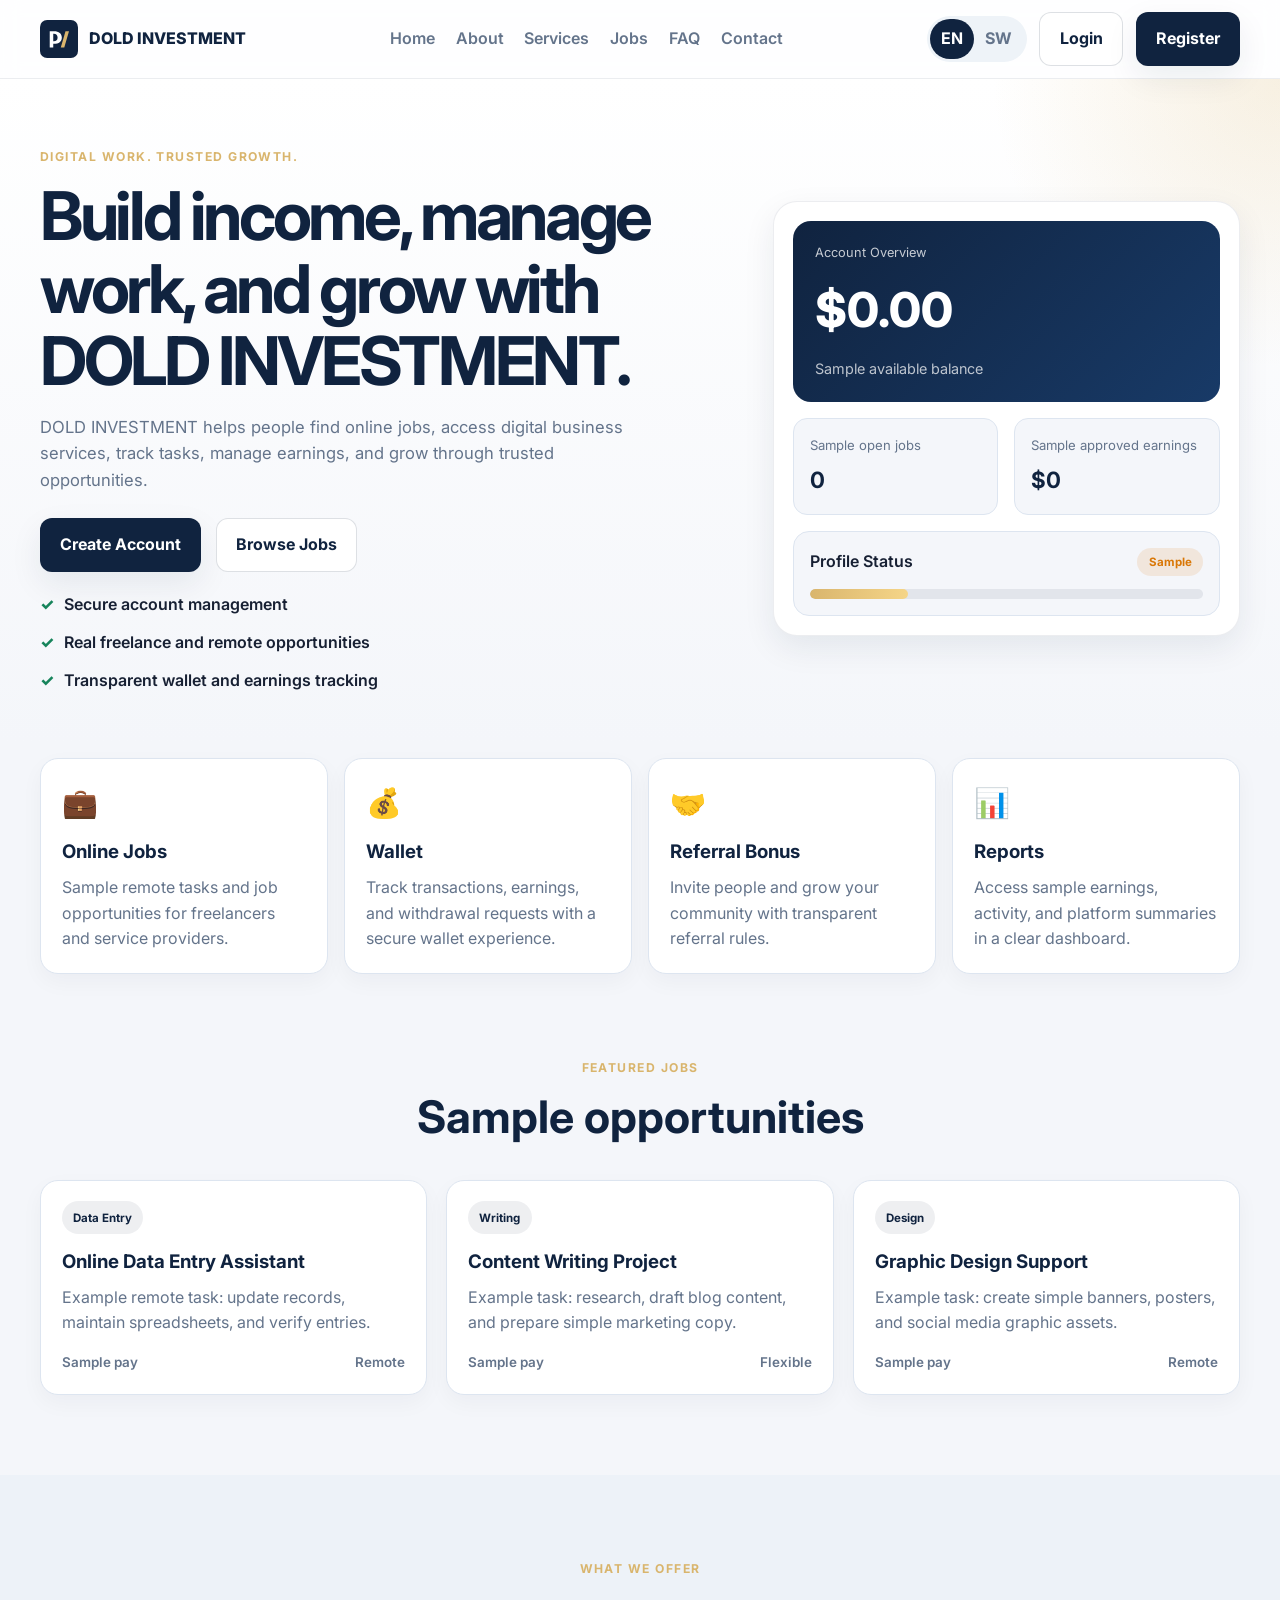
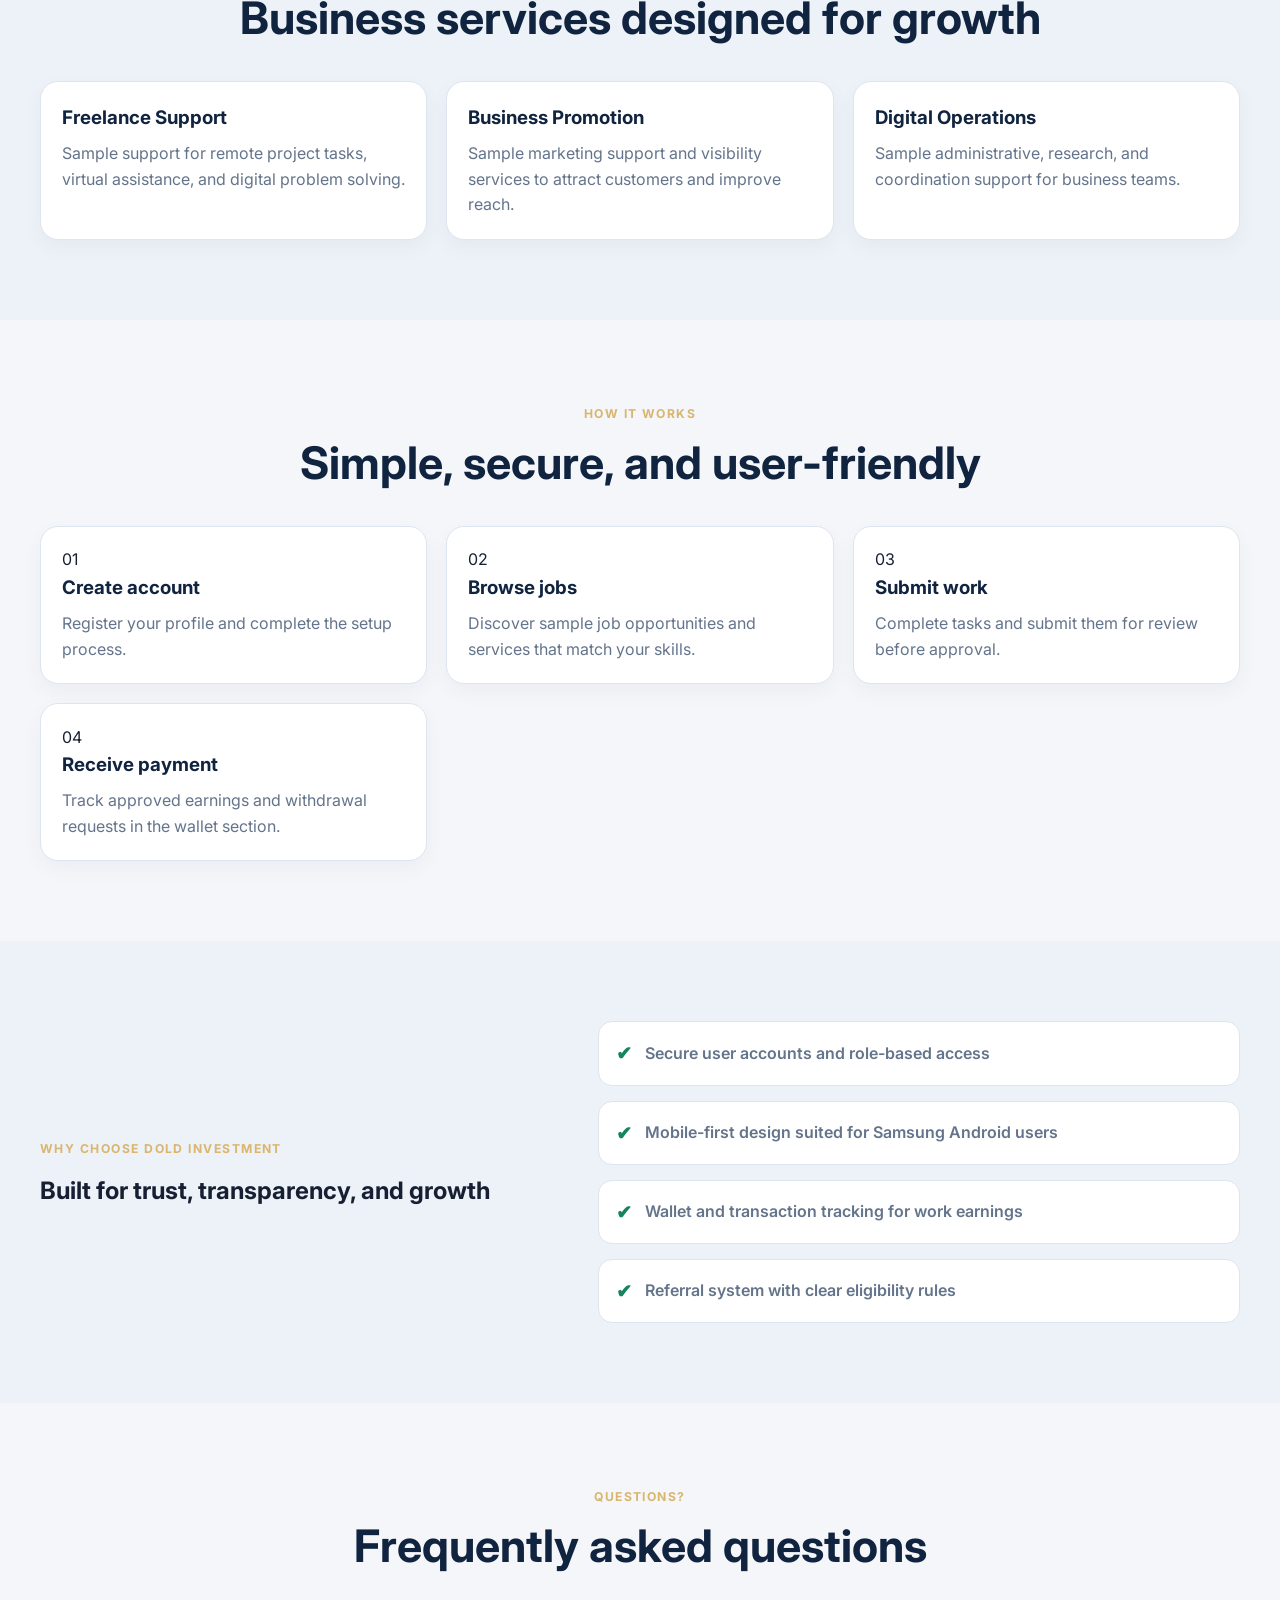
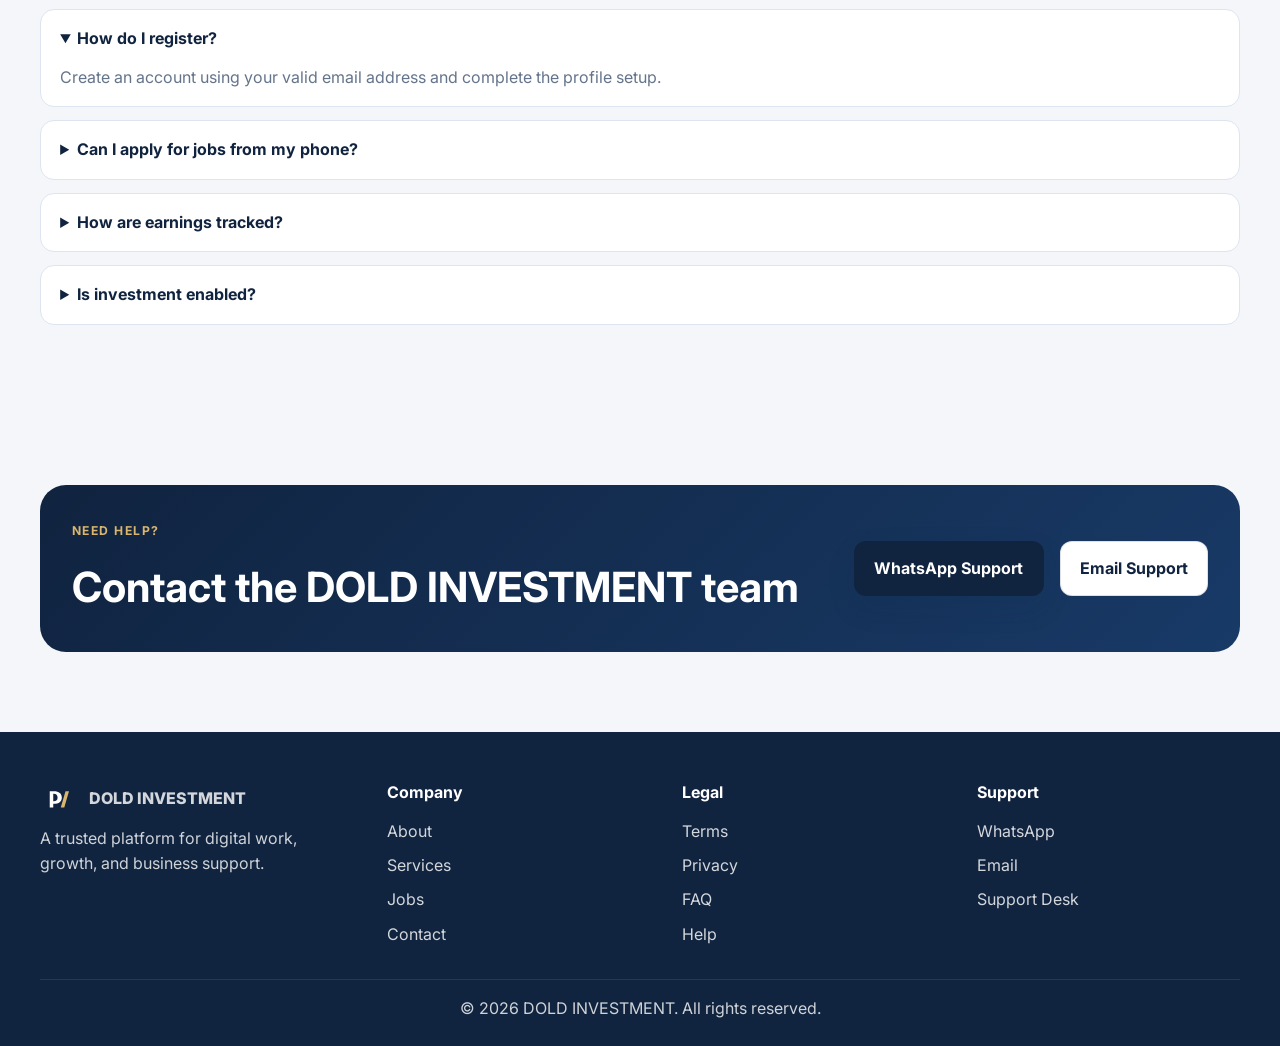
<file: index.html>
<!DOCTYPE html>
<html lang="en">
  <head>
    <meta charset="UTF-8" />
    <meta name="viewport" content="width=device-width, initial-scale=1.0" />
    <title>DOLD INVESTMENT | Digital Business Platform</title>
    <meta
      name="description"
      content="DOLD INVESTMENT is a mobile-first digital business platform for freelancing, online jobs, and business services in Tanzania and beyond."
    />
    <link rel="preconnect" href="https://fonts.googleapis.com" />
    <link rel="preconnect" href="https://fonts.gstatic.com" crossorigin />
    <link href="https://fonts.googleapis.com/css2?family=Inter:wght@400;500;600;700;800&display=swap" rel="stylesheet" />
    <link rel="stylesheet" href="css/style.css" />
    <script defer src="js/app.js"></script>
  </head>
  <body>
    <header class="site-header">
      <div class="container nav-wrap">
        <a href="index.html" class="brand" aria-label="DOLD INVESTMENT home">
          <img src="images/logo.svg" alt="DOLD INVESTMENT logo" class="brand-logo" />
          <span>DOLD INVESTMENT</span>
        </a>

        <button class="nav-toggle" aria-label="Open menu">
          <span></span>
          <span></span>
          <span></span>
        </button>

        <nav class="main-nav">
          <a href="index.html">Home</a>
          <a href="pages/about.html">About</a>
          <a href="pages/services.html">Services</a>
          <a href="pages/jobs.html">Jobs</a>
          <a href="pages/faq.html">FAQ</a>
          <a href="pages/contact.html">Contact</a>
        </nav>

        <div class="nav-actions">
          <div class="lang-switcher" aria-label="Language switcher">
            <button class="lang-btn active" type="button" data-lang="en">EN</button>
            <button class="lang-btn" type="button" data-lang="sw">SW</button>
          </div>

          <a href="pages/login.html" class="btn btn-secondary">Login</a>
          <a href="pages/register.html" class="btn btn-primary">Register</a>
        </div>
      </div>
    </header>

    <main>
      <section class="hero">
        <div class="container hero-grid">
          <div class="hero-copy">
            <span class="eyebrow" data-i18n="heroEyebrow">Digital work. Trusted growth.</span>
            <h1 data-i18n="heroTitle">Build income, manage work, and grow with DOLD INVESTMENT.</h1>
            <p data-i18n="heroText">
              DOLD INVESTMENT helps people find online jobs, access digital business services,
              track tasks, manage earnings, and grow through trusted opportunities.
            </p>

            <div class="hero-actions">
              <a href="pages/register.html" class="btn btn-primary" data-i18n="heroPrimaryBtn">Create Account</a>
              <a href="pages/jobs.html" class="btn btn-secondary" data-i18n="heroSecondaryBtn">Browse Jobs</a>
            </div>

            <ul class="hero-points">
              <li data-i18n="heroPoint1">Secure account management</li>
              <li data-i18n="heroPoint2">Real freelance and remote opportunities</li>
              <li data-i18n="heroPoint3">Transparent wallet and earnings tracking</li>
            </ul>
          </div>

          <div class="hero-card">
            <div class="stat-panel">
              <div class="mini-label" data-i18n="dashboardLabel">Account Overview</div>
              <div class="big-balance">$0.00</div>
              <div class="small-note" data-i18n="dashboardNote">Sample available balance</div>
            </div>

            <div class="mini-cards">
              <div class="mini-card">
                <span data-i18n="jobsLabel">Sample open jobs</span>
                <strong>0</strong>
              </div>
              <div class="mini-card">
                <span data-i18n="approvedLabel">Sample approved earnings</span>
                <strong>$0</strong>
              </div>
            </div>

            <div class="progress-box">
              <div class="progress-head">
                <span data-i18n="verificationLabel">Profile Status</span>
                <span class="badge badge-warning" data-i18n="pendingLabel">Sample</span>
              </div>
              <div class="progress-bar">
                <span style="width: 25%"></span>
              </div>
            </div>
          </div>
        </div>
      </section>

      <section class="feature-strip">
        <div class="container feature-grid">
          <div class="feature-item">
            <div class="icon">💼</div>
            <h3 data-i18n="featureJobsTitle">Online Jobs</h3>
            <p data-i18n="featureJobsText">Sample remote tasks and job opportunities for freelancers and service providers.</p>
          </div>
          <div class="feature-item">
            <div class="icon">💰</div>
            <h3 data-i18n="featureWalletTitle">Wallet</h3>
            <p data-i18n="featureWalletText">Track transactions, earnings, and withdrawal requests with a secure wallet experience.</p>
          </div>
          <div class="feature-item">
            <div class="icon">🤝</div>
            <h3 data-i18n="featureReferralTitle">Referral Bonus</h3>
            <p data-i18n="featureReferralText">Invite people and grow your community with transparent referral rules.</p>
          </div>
          <div class="feature-item">
            <div class="icon">📊</div>
            <h3 data-i18n="featureReportsTitle">Reports</h3>
            <p data-i18n="featureReportsText">Access sample earnings, activity, and platform summaries in a clear dashboard.</p>
          </div>
        </div>
      </section>

      <section class="section">
        <div class="container">
          <div class="section-heading">
            <span class="eyebrow" data-i18n="popularJobsEyebrow">Featured jobs</span>
            <h2 data-i18n="popularJobsTitle">Sample opportunities</h2>
          </div>

          <div class="job-grid">
            <article class="job-card">
              <span class="job-tag">Data Entry</span>
              <h3>Online Data Entry Assistant</h3>
              <p>Example remote task: update records, maintain spreadsheets, and verify entries.</p>
              <div class="job-meta">
                <span>Sample pay</span>
                <span>Remote</span>
              </div>
            </article>

            <article class="job-card">
              <span class="job-tag">Writing</span>
              <h3>Content Writing Project</h3>
              <p>Example task: research, draft blog content, and prepare simple marketing copy.</p>
              <div class="job-meta">
                <span>Sample pay</span>
                <span>Flexible</span>
              </div>
            </article>

            <article class="job-card">
              <span class="job-tag">Design</span>
              <h3>Graphic Design Support</h3>
              <p>Example task: create simple banners, posters, and social media graphic assets.</p>
              <div class="job-meta">
                <span>Sample pay</span>
                <span>Remote</span>
              </div>
            </article>
          </div>
        </div>
      </section>

      <section class="section alt-bg">
        <div class="container">
          <div class="section-heading">
            <span class="eyebrow" data-i18n="servicesEyebrow">What we offer</span>
            <h2 data-i18n="servicesTitle">Business services designed for growth</h2>
          </div>

          <div class="service-grid">
            <div class="service-card">
              <h3 data-i18n="service1Title">Freelance Support</h3>
              <p data-i18n="service1Text">Sample support for remote project tasks, virtual assistance, and digital problem solving.</p>
            </div>
            <div class="service-card">
              <h3 data-i18n="service2Title">Business Promotion</h3>
              <p data-i18n="service2Text">Sample marketing support and visibility services to attract customers and improve reach.</p>
            </div>
            <div class="service-card">
              <h3 data-i18n="service3Title">Digital Operations</h3>
              <p data-i18n="service3Text">Sample administrative, research, and coordination support for business teams.</p>
            </div>
          </div>
        </div>
      </section>

      <section class="section">
        <div class="container">
          <div class="section-heading">
            <span class="eyebrow" data-i18n="howItWorksEyebrow">How it works</span>
            <h2 data-i18n="howItWorksTitle">Simple, secure, and user-friendly</h2>
          </div>

          <div class="steps-grid">
            <div class="step-card">
              <span class="step-number">01</span>
              <h3 data-i18n="step1Title">Create account</h3>
              <p data-i18n="step1Text">Register your profile and complete the setup process.</p>
            </div>
            <div class="step-card">
              <span class="step-number">02</span>
              <h3 data-i18n="step2Title">Browse jobs</h3>
              <p data-i18n="step2Text">Discover sample job opportunities and services that match your skills.</p>
            </div>
            <div class="step-card">
              <span class="step-number">03</span>
              <h3 data-i18n="step3Title">Submit work</h3>
              <p data-i18n="step3Text">Complete tasks and submit them for review before approval.</p>
            </div>
            <div class="step-card">
              <span class="step-number">04</span>
              <h3 data-i18n="step4Title">Receive payment</h3>
              <p data-i18n="step4Text">Track approved earnings and withdrawal requests in the wallet section.</p>
            </div>
          </div>
        </div>
      </section>

      <section class="section alt-bg">
        <div class="container split-section">
          <div>
            <span class="eyebrow" data-i18n="benefitsEyebrow">Why choose DOLD INVESTMENT</span>
            <h2 data-i18n="benefitsTitle">Built for trust, transparency, and growth</h2>
          </div>

          <div class="benefits-list">
            <div class="benefit-item">
              <strong>✔</strong>
              <span data-i18n="benefit1">Secure user accounts and role-based access</span>
            </div>
            <div class="benefit-item">
              <strong>✔</strong>
              <span data-i18n="benefit2">Mobile-first design suited for Samsung Android users</span>
            </div>
            <div class="benefit-item">
              <strong>✔</strong>
              <span data-i18n="benefit3">Wallet and transaction tracking for work earnings</span>
            </div>
            <div class="benefit-item">
              <strong>✔</strong>
              <span data-i18n="benefit4">Referral system with clear eligibility rules</span>
            </div>
          </div>
        </div>
      </section>

      <section class="section">
        <div class="container">
          <div class="section-heading">
            <span class="eyebrow" data-i18n="faqEyebrow">Questions?</span>
            <h2 data-i18n="faqTitle">Frequently asked questions</h2>
          </div>

          <div class="faq-list">
            <details open>
              <summary data-i18n="faq1Q">How do I register?</summary>
              <p data-i18n="faq1A">Create an account using your valid email address and complete the profile setup.</p>
            </details>
            <details>
              <summary data-i18n="faq2Q">Can I apply for jobs from my phone?</summary>
              <p data-i18n="faq2A">Yes. The platform is designed for mobile-first browsing and application workflows.</p>
            </details>
            <details>
              <summary data-i18n="faq3Q">How are earnings tracked?</summary>
              <p data-i18n="faq3A">Sample earnings are shown as placeholders until the backend and wallet system are connected.</p>
            </details>
            <details>
              <summary data-i18n="faq4Q">Is investment enabled?</summary>
              <p data-i18n="faq4A">No. Investment-related services remain disabled until legal and regulatory review is completed.</p>
            </details>
          </div>
        </div>
      </section>

      <section class="section cta-section">
        <div class="container cta-box">
          <div>
            <span class="eyebrow" data-i18n="contactEyebrow">Need help?</span>
            <h2 data-i18n="contactTitle">Contact the DOLD INVESTMENT team</h2>
          </div>
          <div class="cta-actions">
            <a href="https://wa.me/[INSERT_VERIFIED_WHATSAPP_NUMBER]" target="_blank" rel="noreferrer" class="btn btn-primary" data-i18n="whatsappBtn">WhatsApp Support</a>
            <a href="mailto:[INSERT_VERIFIED_EMAIL]" class="btn btn-secondary" data-i18n="emailBtn">Email Support</a>
          </div>
        </div>
      </section>
    </main>

    <footer class="site-footer">
      <div class="container footer-grid">
        <div>
          <a href="index.html" class="brand footer-brand">
            <img src="images/logo.svg" alt="DOLD INVESTMENT logo" class="brand-logo" />
            <span>DOLD INVESTMENT</span>
          </a>
          <p data-i18n="footerText">A trusted platform for digital work, growth, and business support.</p>
        </div>

        <div>
          <h4 data-i18n="footerLinksTitle">Company</h4>
          <ul>
            <li><a href="pages/about.html">About</a></li>
            <li><a href="pages/services.html">Services</a></li>
            <li><a href="pages/jobs.html">Jobs</a></li>
            <li><a href="pages/contact.html">Contact</a></li>
          </ul>
        </div>

        <div>
          <h4 data-i18n="footerLegalTitle">Legal</h4>
          <ul>
            <li><a href="pages/terms.html">Terms</a></li>
            <li><a href="pages/privacy.html">Privacy</a></li>
            <li><a href="pages/faq.html">FAQ</a></li>
            <li><a href="pages/help.html">Help</a></li>
          </ul>
        </div>

        <div>
          <h4 data-i18n="footerSupportTitle">Support</h4>
          <ul>
            <li><a href="https://wa.me/[INSERT_VERIFIED_WHATSAPP_NUMBER]">WhatsApp</a></li>
            <li><a href="mailto:[INSERT_VERIFIED_EMAIL]">Email</a></li>
            <li><a href="pages/contact.html">Support Desk</a></li>
          </ul>
        </div>
      </div>

      <div class="container footer-bottom">
        <p>© <span id="year"></span> DOLD INVESTMENT. All rights reserved.</p>
      </div>
    </footer>
  </body>
</html>
</file>
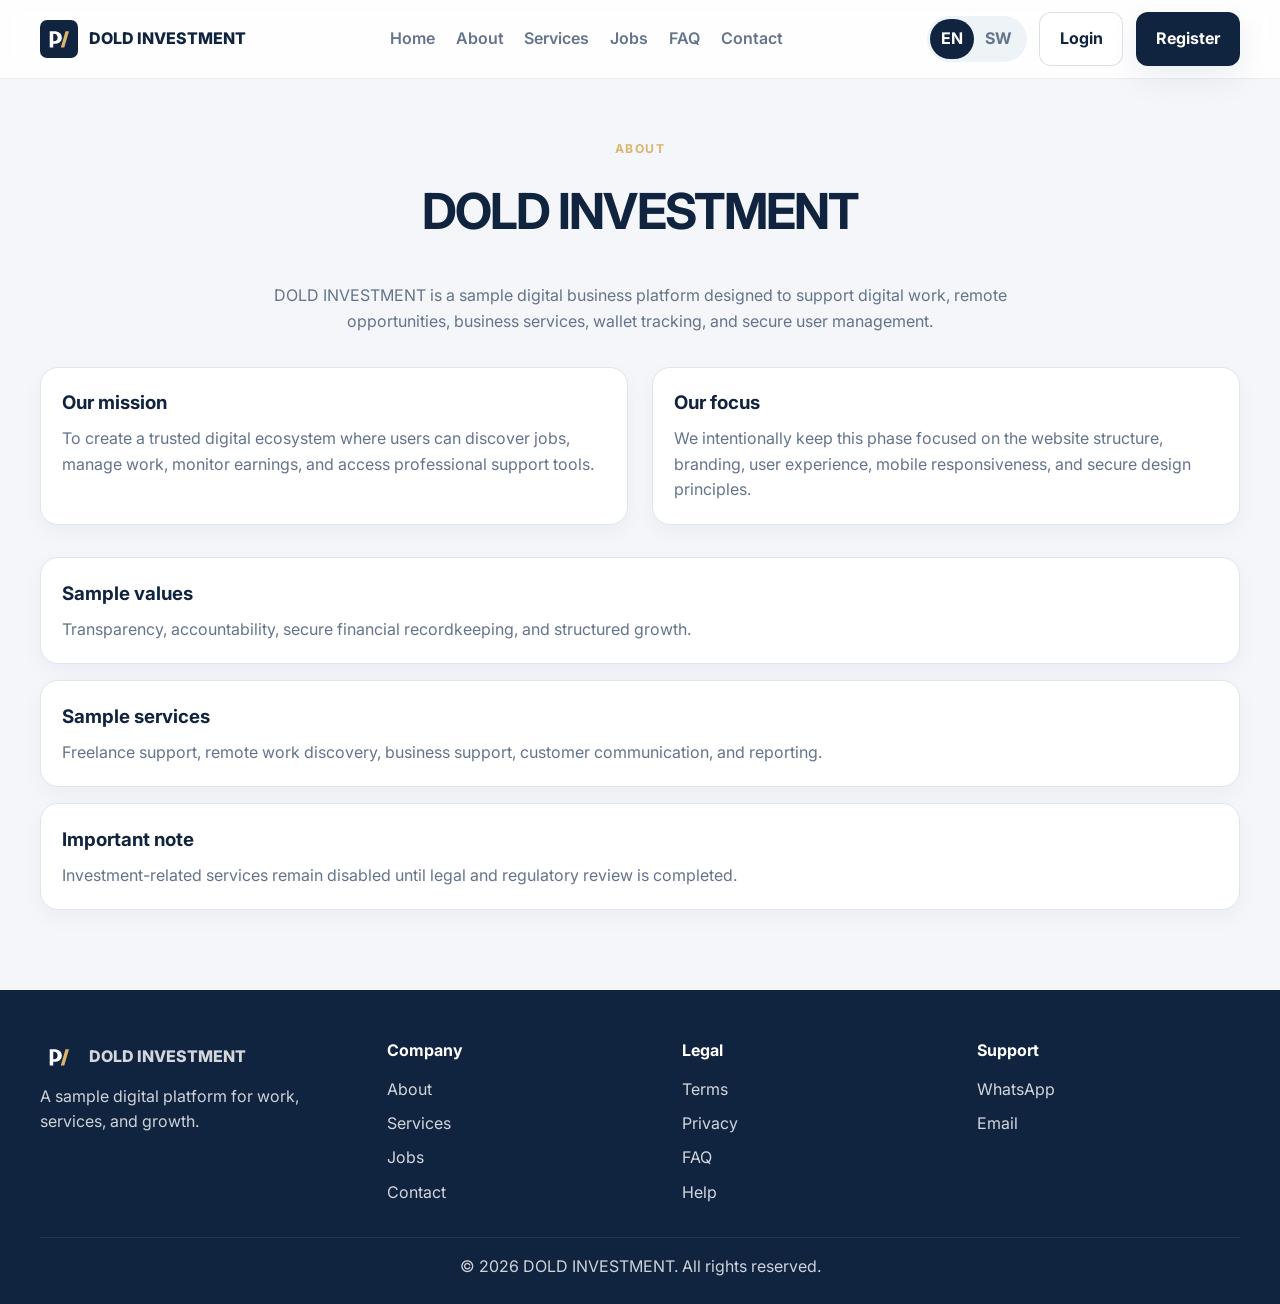
<file: pages/about.html>
<!DOCTYPE html>
<html lang="en">
  <head>
    <meta charset="UTF-8" />
    <meta name="viewport" content="width=device-width, initial-scale=1.0" />
    <title>About DOLD INVESTMENT</title>
    <link rel="preconnect" href="https://fonts.googleapis.com" />
    <link rel="preconnect" href="https://fonts.gstatic.com" crossorigin />
    <link href="https://fonts.googleapis.com/css2?family=Inter:wght@400;500;600;700;800&display=swap" rel="stylesheet" />
    <link rel="stylesheet" href="../css/style.css" />
    <script defer src="../js/app.js"></script>
  </head>
  <body>
    <header class="site-header">
      <div class="container nav-wrap">
        <a href="../index.html" class="brand" aria-label="DOLD INVESTMENT home">
          <img src="../images/logo.svg" alt="DOLD INVESTMENT logo" class="brand-logo" />
          <span>DOLD INVESTMENT</span>
        </a>
        <button class="nav-toggle" aria-label="Open menu">
          <span></span><span></span><span></span>
        </button>
        <nav class="main-nav">
          <a href="../index.html">Home</a>
          <a href="about.html">About</a>
          <a href="services.html">Services</a>
          <a href="jobs.html">Jobs</a>
          <a href="faq.html">FAQ</a>
          <a href="contact.html">Contact</a>
        </nav>
        <div class="nav-actions">
          <div class="lang-switcher" aria-label="Language switcher">
            <button class="lang-btn active" type="button" data-lang="en">EN</button>
            <button class="lang-btn" type="button" data-lang="sw">SW</button>
          </div>
          <a href="login.html" class="btn btn-secondary">Login</a>
          <a href="register.html" class="btn btn-primary">Register</a>
        </div>
      </div>
    </header>

    <main class="page-shell">
      <div class="container">
        <div class="page-head">
          <span class="eyebrow">About</span>
          <h1>DOLD INVESTMENT</h1>
        </div>
        <div class="page-intro">
          <p>
            DOLD INVESTMENT is a sample digital business platform designed to support digital work,
            remote opportunities, business services, wallet tracking, and secure user management.
          </p>
        </div>

        <div class="grid-2">
          <section class="card">
            <h3>Our mission</h3>
            <p>
              To create a trusted digital ecosystem where users can discover jobs, manage work,
              monitor earnings, and access professional support tools.
            </p>
          </section>

          <section class="card">
            <h3>Our focus</h3>
            <p>
              We intentionally keep this phase focused on the website structure, branding,
              user experience, mobile responsiveness, and secure design principles.
            </p>
          </section>
        </div>

        <section class="section" style="padding-top:2rem; padding-bottom:0;">
          <div class="card-list">
            <div class="card">
              <h3>Sample values</h3>
              <p>Transparency, accountability, secure financial recordkeeping, and structured growth.</p>
            </div>
            <div class="card">
              <h3>Sample services</h3>
              <p>Freelance support, remote work discovery, business support, customer communication, and reporting.</p>
            </div>
            <div class="card">
              <h3>Important note</h3>
              <p>Investment-related services remain disabled until legal and regulatory review is completed.</p>
            </div>
          </div>
        </section>
      </div>
    </main>

    <footer class="site-footer">
      <div class="container footer-grid">
        <div>
          <a href="../index.html" class="brand footer-brand">
            <img src="../images/logo.svg" alt="DOLD INVESTMENT logo" class="brand-logo" />
            <span>DOLD INVESTMENT</span>
          </a>
          <p>A sample digital platform for work, services, and growth.</p>
        </div>
        <div>
          <h4>Company</h4>
          <ul>
            <li><a href="about.html">About</a></li>
            <li><a href="services.html">Services</a></li>
            <li><a href="jobs.html">Jobs</a></li>
            <li><a href="contact.html">Contact</a></li>
          </ul>
        </div>
        <div>
          <h4>Legal</h4>
          <ul>
            <li><a href="terms.html">Terms</a></li>
            <li><a href="privacy.html">Privacy</a></li>
            <li><a href="faq.html">FAQ</a></li>
            <li><a href="help.html">Help</a></li>
          </ul>
        </div>
        <div>
          <h4>Support</h4>
          <ul>
            <li><a href="https://wa.me/[INSERT_VERIFIED_WHATSAPP_NUMBER]">WhatsApp</a></li>
            <li><a href="mailto:[INSERT_VERIFIED_EMAIL]">Email</a></li>
          </ul>
        </div>
      </div>
      <div class="container footer-bottom">
        <p>© <span id="year"></span> DOLD INVESTMENT. All rights reserved.</p>
      </div>
    </footer>
  </body>
</html>
</file>
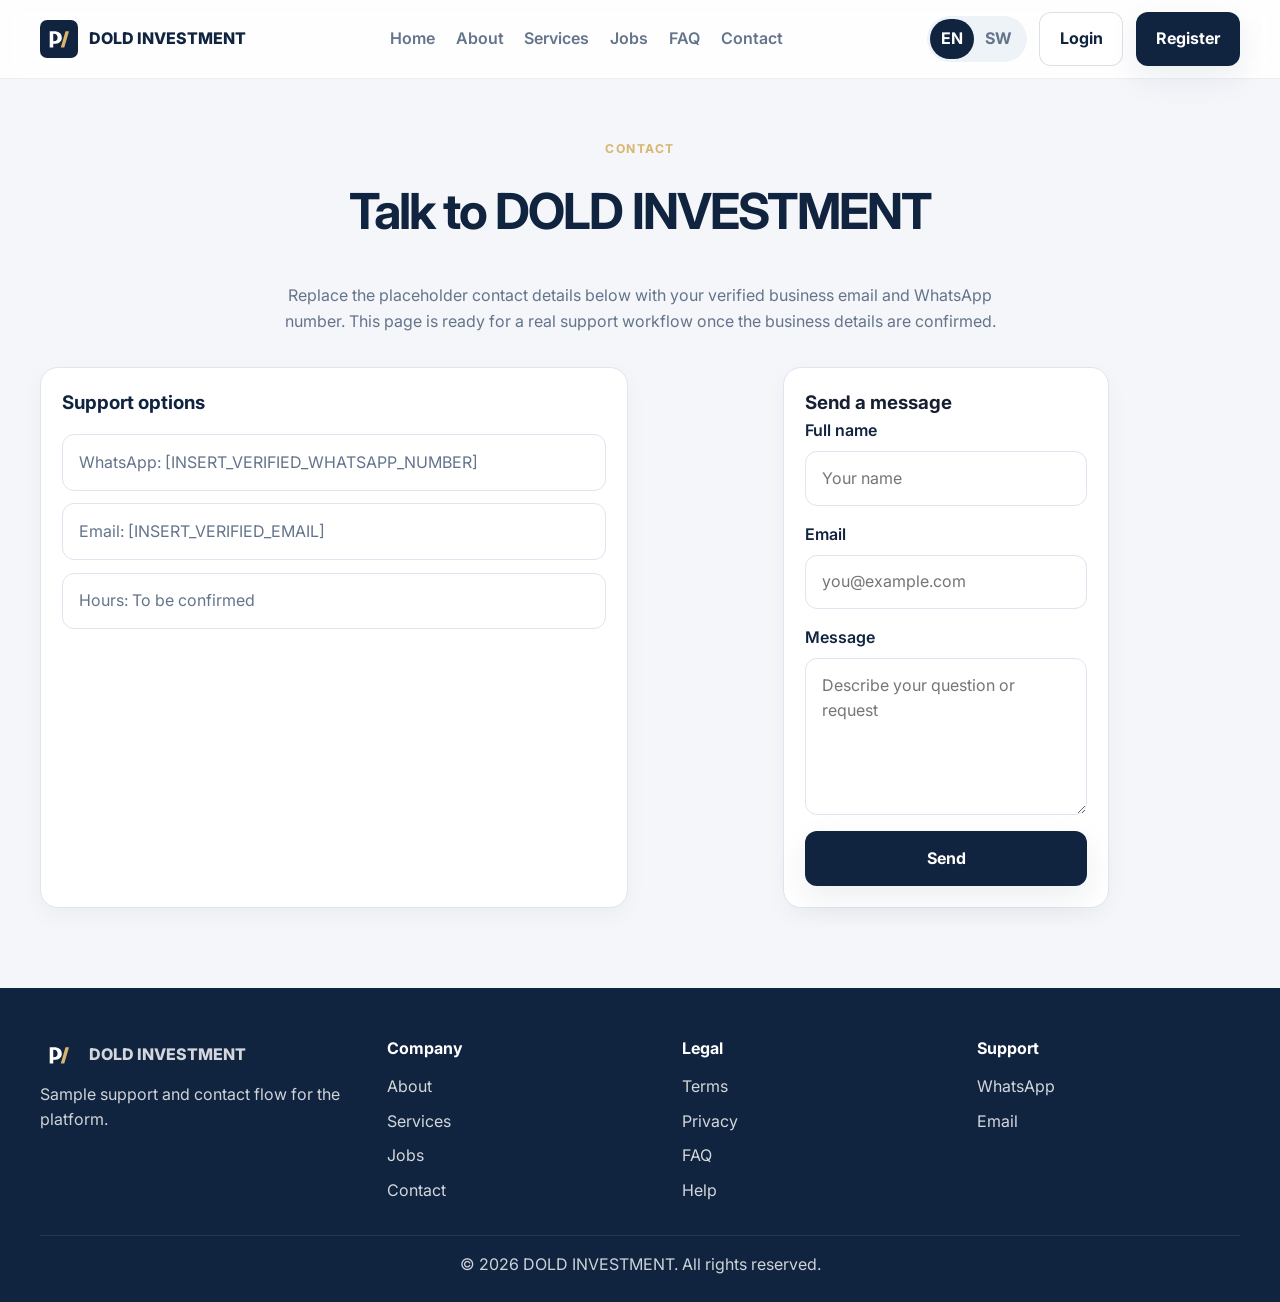
<file: pages/contact.html>
<!DOCTYPE html>
<html lang="en">
  <head>
    <meta charset="UTF-8" />
    <meta name="viewport" content="width=device-width, initial-scale=1.0" />
    <title>Contact | DOLD INVESTMENT</title>
    <link rel="preconnect" href="https://fonts.googleapis.com" />
    <link rel="preconnect" href="https://fonts.gstatic.com" crossorigin />
    <link href="https://fonts.googleapis.com/css2?family=Inter:wght@400;500;600;700;800&display=swap" rel="stylesheet" />
    <link rel="stylesheet" href="../css/style.css" />
    <script defer src="../js/app.js"></script>
  </head>
  <body>
    <header class="site-header">
      <div class="container nav-wrap">
        <a href="../index.html" class="brand" aria-label="DOLD INVESTMENT home">
          <img src="../images/logo.svg" alt="DOLD INVESTMENT logo" class="brand-logo" />
          <span>DOLD INVESTMENT</span>
        </a>
        <button class="nav-toggle" aria-label="Open menu">
          <span></span><span></span><span></span>
        </button>
        <nav class="main-nav">
          <a href="../index.html">Home</a>
          <a href="about.html">About</a>
          <a href="services.html">Services</a>
          <a href="jobs.html">Jobs</a>
          <a href="faq.html">FAQ</a>
          <a href="contact.html">Contact</a>
        </nav>
        <div class="nav-actions">
          <div class="lang-switcher" aria-label="Language switcher">
            <button class="lang-btn active" type="button" data-lang="en">EN</button>
            <button class="lang-btn" type="button" data-lang="sw">SW</button>
          </div>
          <a href="login.html" class="btn btn-secondary">Login</a>
          <a href="register.html" class="btn btn-primary">Register</a>
        </div>
      </div>
    </header>

    <main class="page-shell">
      <div class="container">
        <div class="page-head">
          <span class="eyebrow">Contact</span>
          <h1>Talk to DOLD INVESTMENT</h1>
        </div>
        <div class="page-intro">
          <p>
            Replace the placeholder contact details below with your verified business email and WhatsApp number.
            This page is ready for a real support workflow once the business details are confirmed.
          </p>
        </div>

        <div class="grid-2">
          <section class="card">
            <h3>Support options</h3>
            <ul class="help-list">
              <li>WhatsApp: <a href="https://wa.me/[INSERT_VERIFIED_WHATSAPP_NUMBER]">[INSERT_VERIFIED_WHATSAPP_NUMBER]</a></li>
              <li>Email: <a href="mailto:[INSERT_VERIFIED_EMAIL]">[INSERT_VERIFIED_EMAIL]</a></li>
              <li>Hours: To be confirmed</li>
            </ul>
          </section>

          <section class="form-card">
            <h3>Send a message</h3>
            <form class="form-grid">
              <div class="form-field">
                <label for="name">Full name</label>
                <input type="text" id="name" placeholder="Your name" />
              </div>
              <div class="form-field">
                <label for="email">Email</label>
                <input type="email" id="email" placeholder="you@example.com" />
              </div>
              <div class="form-field">
                <label for="message">Message</label>
                <textarea id="message" rows="5" placeholder="Describe your question or request"></textarea>
              </div>
              <button type="button" class="btn btn-primary">Send</button>
            </form>
          </section>
        </div>
      </div>
    </main>

    <footer class="site-footer">
      <div class="container footer-grid">
        <div>
          <a href="../index.html" class="brand footer-brand">
            <img src="../images/logo.svg" alt="DOLD INVESTMENT logo" class="brand-logo" />
            <span>DOLD INVESTMENT</span>
          </a>
          <p>Sample support and contact flow for the platform.</p>
        </div>
        <div>
          <h4>Company</h4>
          <ul>
            <li><a href="about.html">About</a></li>
            <li><a href="services.html">Services</a></li>
            <li><a href="jobs.html">Jobs</a></li>
            <li><a href="contact.html">Contact</a></li>
          </ul>
        </div>
        <div>
          <h4>Legal</h4>
          <ul>
            <li><a href="terms.html">Terms</a></li>
            <li><a href="privacy.html">Privacy</a></li>
            <li><a href="faq.html">FAQ</a></li>
            <li><a href="help.html">Help</a></li>
          </ul>
        </div>
        <div>
          <h4>Support</h4>
          <ul>
            <li><a href="https://wa.me/[INSERT_VERIFIED_WHATSAPP_NUMBER]">WhatsApp</a></li>
            <li><a href="mailto:[INSERT_VERIFIED_EMAIL]">Email</a></li>
          </ul>
        </div>
      </div>
      <div class="container footer-bottom">
        <p>© <span id="year"></span> DOLD INVESTMENT. All rights reserved.</p>
      </div>
    </footer>
  </body>
</html>
</file>
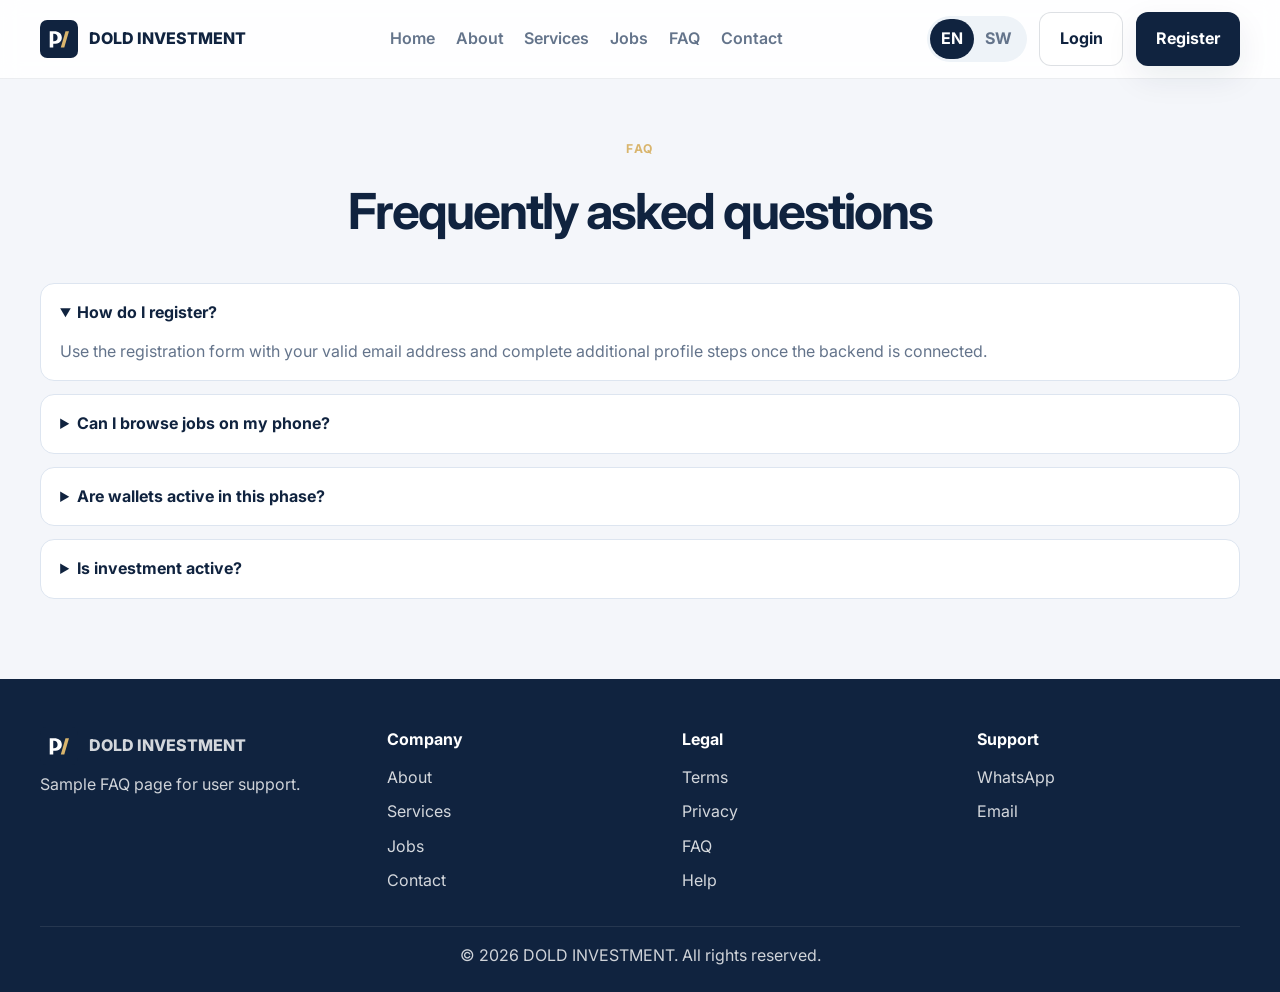
<file: pages/faq.html>
<!DOCTYPE html>
<html lang="en">
  <head>
    <meta charset="UTF-8" />
    <meta name="viewport" content="width=device-width, initial-scale=1.0" />
    <title>FAQ | DOLD INVESTMENT</title>
    <link rel="preconnect" href="https://fonts.googleapis.com" />
    <link rel="preconnect" href="https://fonts.gstatic.com" crossorigin />
    <link href="https://fonts.googleapis.com/css2?family=Inter:wght@400;500;600;700;800&display=swap" rel="stylesheet" />
    <link rel="stylesheet" href="../css/style.css" />
    <script defer src="../js/app.js"></script>
  </head>
  <body>
    <header class="site-header">
      <div class="container nav-wrap">
        <a href="../index.html" class="brand" aria-label="DOLD INVESTMENT home">
          <img src="../images/logo.svg" alt="DOLD INVESTMENT logo" class="brand-logo" />
          <span>DOLD INVESTMENT</span>
        </a>
        <button class="nav-toggle" aria-label="Open menu">
          <span></span><span></span><span></span>
        </button>
        <nav class="main-nav">
          <a href="../index.html">Home</a>
          <a href="about.html">About</a>
          <a href="services.html">Services</a>
          <a href="jobs.html">Jobs</a>
          <a href="faq.html">FAQ</a>
          <a href="contact.html">Contact</a>
        </nav>
        <div class="nav-actions">
          <div class="lang-switcher" aria-label="Language switcher">
            <button class="lang-btn active" type="button" data-lang="en">EN</button>
            <button class="lang-btn" type="button" data-lang="sw">SW</button>
          </div>
          <a href="login.html" class="btn btn-secondary">Login</a>
          <a href="register.html" class="btn btn-primary">Register</a>
        </div>
      </div>
    </header>

    <main class="page-shell">
      <div class="container">
        <div class="page-head">
          <span class="eyebrow">FAQ</span>
          <h1>Frequently asked questions</h1>
        </div>

        <div class="faq-list">
          <details open>
            <summary>How do I register?</summary>
            <p>Use the registration form with your valid email address and complete additional profile steps once the backend is connected.</p>
          </details>
          <details>
            <summary>Can I browse jobs on my phone?</summary>
            <p>Yes. The interface is mobile-first and designed for Android devices.</p>
          </details>
          <details>
            <summary>Are wallets active in this phase?</summary>
            <p>No. Wallet and transaction features are designed for Phase 4 and are not connected to real money in this phase.</p>
          </details>
          <details>
            <summary>Is investment active?</summary>
            <p>No. Investment-related services remain disabled until legal and regulatory review is completed.</p>
          </details>
        </div>
      </div>
    </main>

    <footer class="site-footer">
      <div class="container footer-grid">
        <div>
          <a href="../index.html" class="brand footer-brand">
            <img src="../images/logo.svg" alt="DOLD INVESTMENT logo" class="brand-logo" />
            <span>DOLD INVESTMENT</span>
          </a>
          <p>Sample FAQ page for user support.</p>
        </div>
        <div>
          <h4>Company</h4>
          <ul>
            <li><a href="about.html">About</a></li>
            <li><a href="services.html">Services</a></li>
            <li><a href="jobs.html">Jobs</a></li>
            <li><a href="contact.html">Contact</a></li>
          </ul>
        </div>
        <div>
          <h4>Legal</h4>
          <ul>
            <li><a href="terms.html">Terms</a></li>
            <li><a href="privacy.html">Privacy</a></li>
            <li><a href="faq.html">FAQ</a></li>
            <li><a href="help.html">Help</a></li>
          </ul>
        </div>
        <div>
          <h4>Support</h4>
          <ul>
            <li><a href="https://wa.me/[INSERT_VERIFIED_WHATSAPP_NUMBER]">WhatsApp</a></li>
            <li><a href="mailto:[INSERT_VERIFIED_EMAIL]">Email</a></li>
          </ul>
        </div>
      </div>
      <div class="container footer-bottom">
        <p>© <span id="year"></span> DOLD INVESTMENT. All rights reserved.</p>
      </div>
    </footer>
  </body>
</html>
</file>
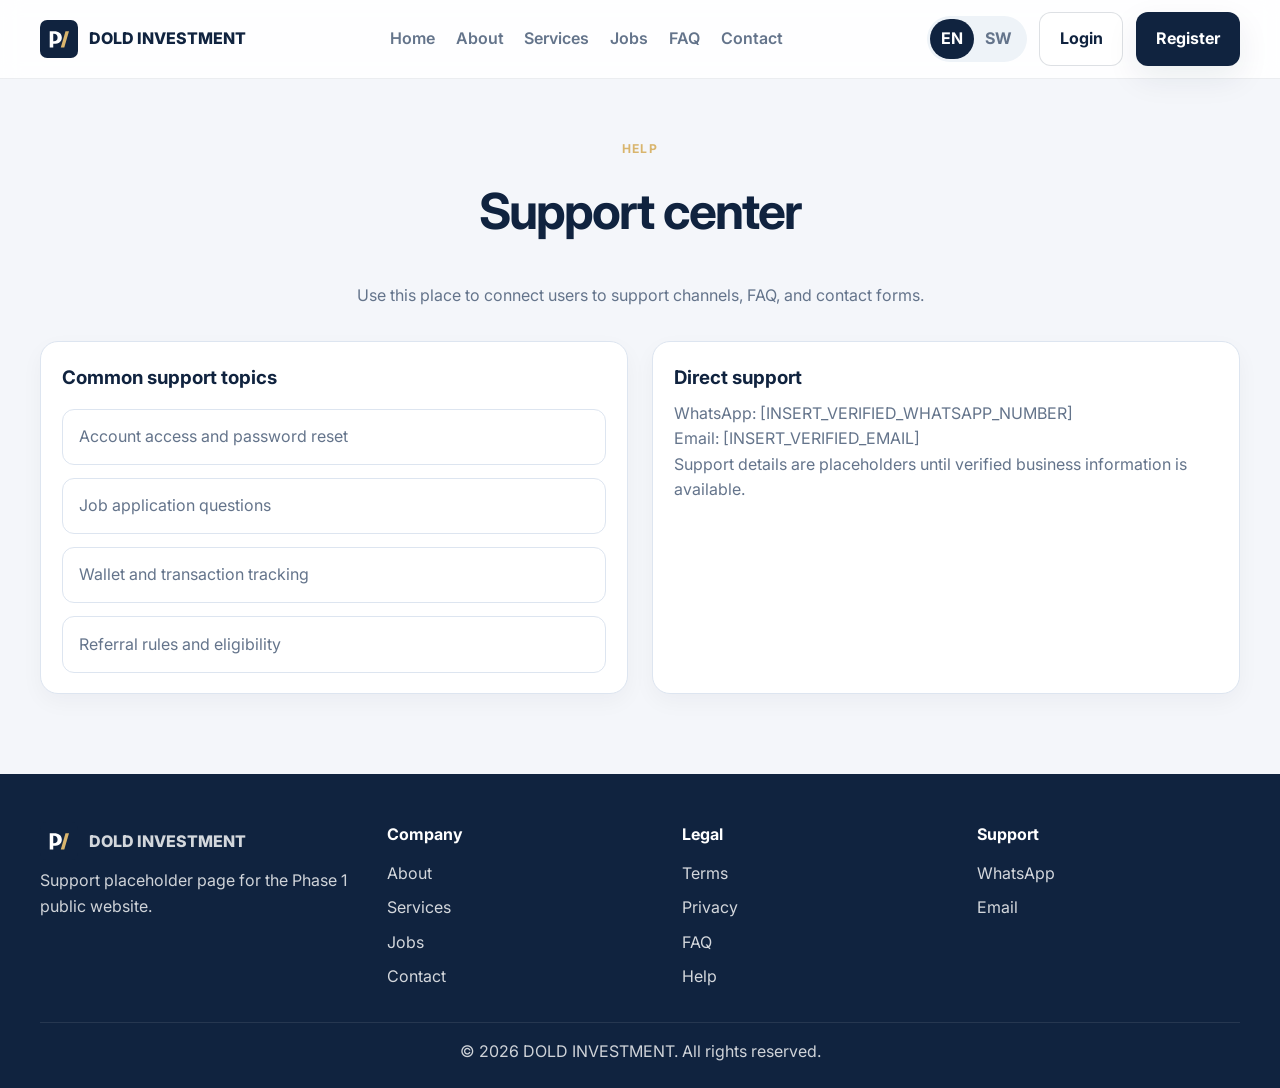
<file: pages/help.html>
<!DOCTYPE html>
<html lang="en">
  <head>
    <meta charset="UTF-8" />
    <meta name="viewport" content="width=device-width, initial-scale=1.0" />
    <title>Help & Support | DOLD INVESTMENT</title>
    <link rel="preconnect" href="https://fonts.googleapis.com" />
    <link rel="preconnect" href="https://fonts.gstatic.com" crossorigin />
    <link href="https://fonts.googleapis.com/css2?family=Inter:wght@400;500;600;700;800&display=swap" rel="stylesheet" />
    <link rel="stylesheet" href="../css/style.css" />
    <script defer src="../js/app.js"></script>
  </head>
  <body>
    <header class="site-header">
      <div class="container nav-wrap">
        <a href="../index.html" class="brand" aria-label="DOLD INVESTMENT home">
          <img src="../images/logo.svg" alt="DOLD INVESTMENT logo" class="brand-logo" />
          <span>DOLD INVESTMENT</span>
        </a>
        <button class="nav-toggle" aria-label="Open menu">
          <span></span><span></span><span></span>
        </button>
        <nav class="main-nav">
          <a href="../index.html">Home</a>
          <a href="about.html">About</a>
          <a href="services.html">Services</a>
          <a href="jobs.html">Jobs</a>
          <a href="faq.html">FAQ</a>
          <a href="contact.html">Contact</a>
        </nav>
        <div class="nav-actions">
          <div class="lang-switcher" aria-label="Language switcher">
            <button class="lang-btn active" type="button" data-lang="en">EN</button>
            <button class="lang-btn" type="button" data-lang="sw">SW</button>
          </div>
          <a href="login.html" class="btn btn-secondary">Login</a>
          <a href="register.html" class="btn btn-primary">Register</a>
        </div>
      </div>
    </header>

    <main class="page-shell">
      <div class="container">
        <div class="page-head">
          <span class="eyebrow">Help</span>
          <h1>Support center</h1>
        </div>
        <div class="page-intro">
          <p>Use this place to connect users to support channels, FAQ, and contact forms.</p>
        </div>

        <div class="grid-2">
          <section class="card">
            <h3>Common support topics</h3>
            <ul class="help-list">
              <li>Account access and password reset</li>
              <li>Job application questions</li>
              <li>Wallet and transaction tracking</li>
              <li>Referral rules and eligibility</li>
            </ul>
          </section>

          <section class="card">
            <h3>Direct support</h3>
            <p>WhatsApp: <a href="https://wa.me/[INSERT_VERIFIED_WHATSAPP_NUMBER]">[INSERT_VERIFIED_WHATSAPP_NUMBER]</a></p>
            <p>Email: <a href="mailto:[INSERT_VERIFIED_EMAIL]">[INSERT_VERIFIED_EMAIL]</a></p>
            <p class="muted">Support details are placeholders until verified business information is available.</p>
          </section>
        </div>
      </div>
    </main>

    <footer class="site-footer">
      <div class="container footer-grid">
        <div>
          <a href="../index.html" class="brand footer-brand">
            <img src="../images/logo.svg" alt="DOLD INVESTMENT logo" class="brand-logo" />
            <span>DOLD INVESTMENT</span>
          </a>
          <p>Support placeholder page for the Phase 1 public website.</p>
        </div>
        <div>
          <h4>Company</h4>
          <ul>
            <li><a href="about.html">About</a></li>
            <li><a href="services.html">Services</a></li>
            <li><a href="jobs.html">Jobs</a></li>
            <li><a href="contact.html">Contact</a></li>
          </ul>
        </div>
        <div>
          <h4>Legal</h4>
          <ul>
            <li><a href="terms.html">Terms</a></li>
            <li><a href="privacy.html">Privacy</a></li>
            <li><a href="faq.html">FAQ</a></li>
            <li><a href="help.html">Help</a></li>
          </ul>
        </div>
        <div>
          <h4>Support</h4>
          <ul>
            <li><a href="https://wa.me/[INSERT_VERIFIED_WHATSAPP_NUMBER]">WhatsApp</a></li>
            <li><a href="mailto:[INSERT_VERIFIED_EMAIL]">Email</a></li>
          </ul>
        </div>
      </div>
      <div class="container footer-bottom">
        <p>© <span id="year"></span> DOLD INVESTMENT. All rights reserved.</p>
      </div>
    </footer>
  </body>
</html>
</file>
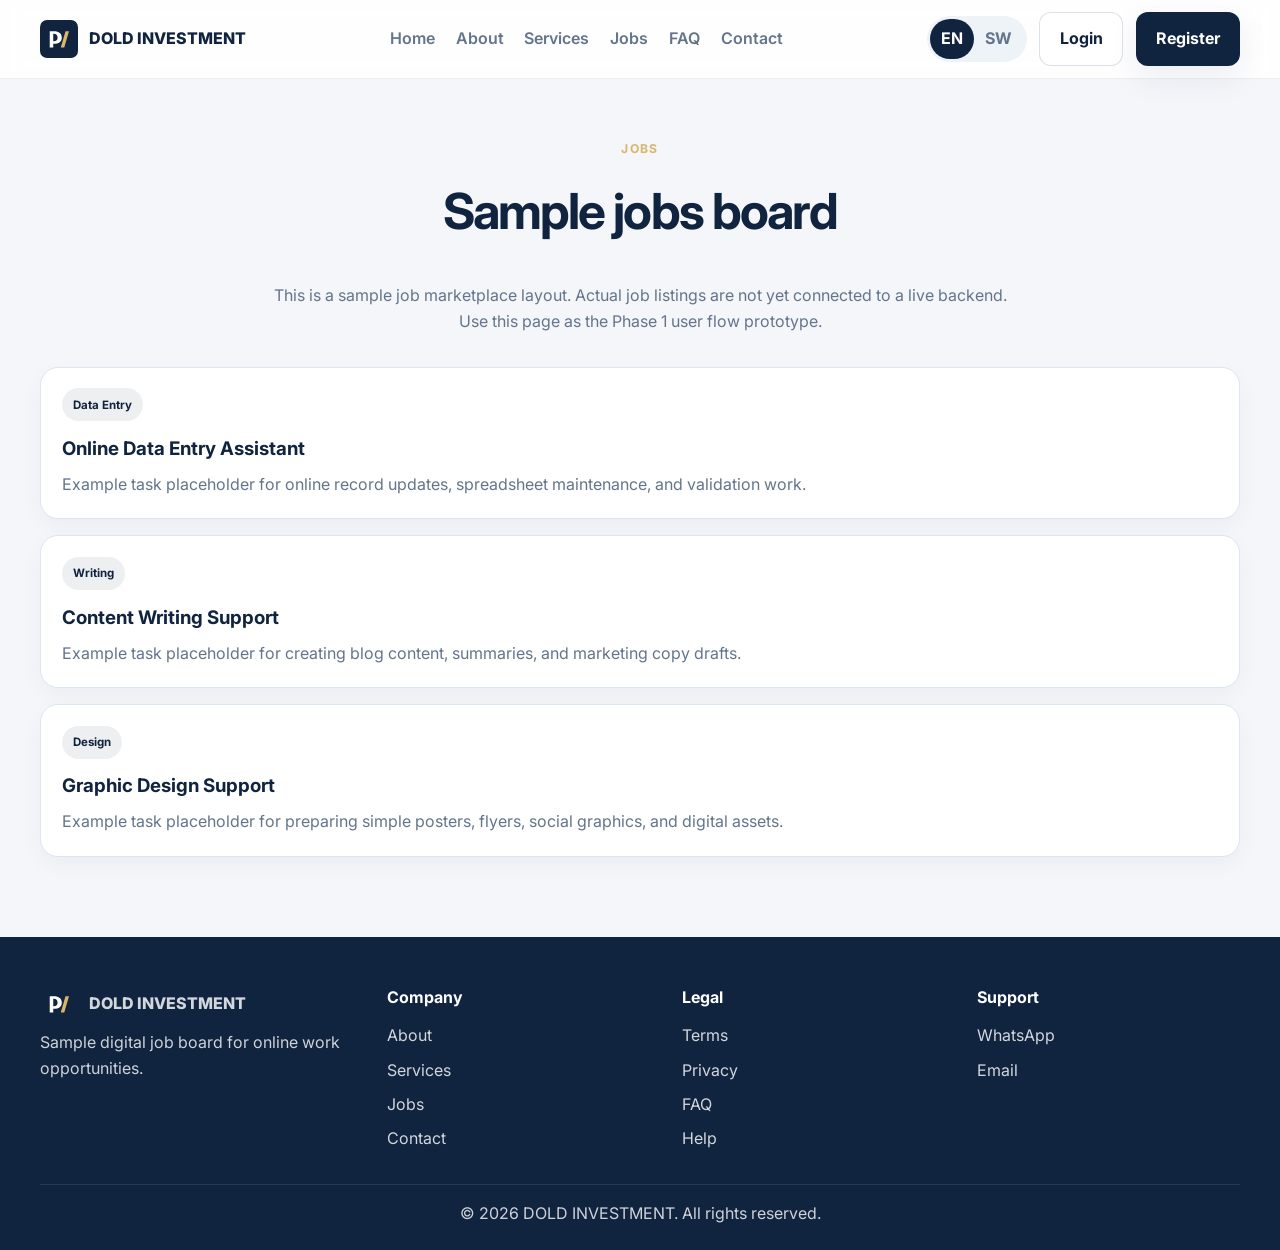
<file: pages/jobs.html>
<!DOCTYPE html>
<html lang="en">
  <head>
    <meta charset="UTF-8" />
    <meta name="viewport" content="width=device-width, initial-scale=1.0" />
    <title>Jobs | DOLD INVESTMENT</title>
    <link rel="preconnect" href="https://fonts.googleapis.com" />
    <link rel="preconnect" href="https://fonts.gstatic.com" crossorigin />
    <link href="https://fonts.googleapis.com/css2?family=Inter:wght@400;500;600;700;800&display=swap" rel="stylesheet" />
    <link rel="stylesheet" href="../css/style.css" />
    <script defer src="../js/app.js"></script>
  </head>
  <body>
    <header class="site-header">
      <div class="container nav-wrap">
        <a href="../index.html" class="brand" aria-label="DOLD INVESTMENT home">
          <img src="../images/logo.svg" alt="DOLD INVESTMENT logo" class="brand-logo" />
          <span>DOLD INVESTMENT</span>
        </a>
        <button class="nav-toggle" aria-label="Open menu">
          <span></span><span></span><span></span>
        </button>
        <nav class="main-nav">
          <a href="../index.html">Home</a>
          <a href="about.html">About</a>
          <a href="services.html">Services</a>
          <a href="jobs.html">Jobs</a>
          <a href="faq.html">FAQ</a>
          <a href="contact.html">Contact</a>
        </nav>
        <div class="nav-actions">
          <div class="lang-switcher" aria-label="Language switcher">
            <button class="lang-btn active" type="button" data-lang="en">EN</button>
            <button class="lang-btn" type="button" data-lang="sw">SW</button>
          </div>
          <a href="login.html" class="btn btn-secondary">Login</a>
          <a href="register.html" class="btn btn-primary">Register</a>
        </div>
      </div>
    </header>

    <main class="page-shell">
      <div class="container">
        <div class="page-head">
          <span class="eyebrow">Jobs</span>
          <h1>Sample jobs board</h1>
        </div>
        <div class="page-intro">
          <p>
            This is a sample job marketplace layout. Actual job listings are not yet connected to a live backend.
            Use this page as the Phase 1 user flow prototype.
          </p>
        </div>

        <div class="card-list">
          <article class="card">
            <span class="job-tag">Data Entry</span>
            <h3>Online Data Entry Assistant</h3>
            <p>Example task placeholder for online record updates, spreadsheet maintenance, and validation work.</p>
          </article>
          <article class="card">
            <span class="job-tag">Writing</span>
            <h3>Content Writing Support</h3>
            <p>Example task placeholder for creating blog content, summaries, and marketing copy drafts.</p>
          </article>
          <article class="card">
            <span class="job-tag">Design</span>
            <h3>Graphic Design Support</h3>
            <p>Example task placeholder for preparing simple posters, flyers, social graphics, and digital assets.</p>
          </article>
        </div>
      </div>
    </main>

    <footer class="site-footer">
      <div class="container footer-grid">
        <div>
          <a href="../index.html" class="brand footer-brand">
            <img src="../images/logo.svg" alt="DOLD INVESTMENT logo" class="brand-logo" />
            <span>DOLD INVESTMENT</span>
          </a>
          <p>Sample digital job board for online work opportunities.</p>
        </div>
        <div>
          <h4>Company</h4>
          <ul>
            <li><a href="about.html">About</a></li>
            <li><a href="services.html">Services</a></li>
            <li><a href="jobs.html">Jobs</a></li>
            <li><a href="contact.html">Contact</a></li>
          </ul>
        </div>
        <div>
          <h4>Legal</h4>
          <ul>
            <li><a href="terms.html">Terms</a></li>
            <li><a href="privacy.html">Privacy</a></li>
            <li><a href="faq.html">FAQ</a></li>
            <li><a href="help.html">Help</a></li>
          </ul>
        </div>
        <div>
          <h4>Support</h4>
          <ul>
            <li><a href="https://wa.me/[INSERT_VERIFIED_WHATSAPP_NUMBER]">WhatsApp</a></li>
            <li><a href="mailto:[INSERT_VERIFIED_EMAIL]">Email</a></li>
          </ul>
        </div>
      </div>
      <div class="container footer-bottom">
        <p>© <span id="year"></span> DOLD INVESTMENT. All rights reserved.</p>
      </div>
    </footer>
  </body>
</html>
</file>
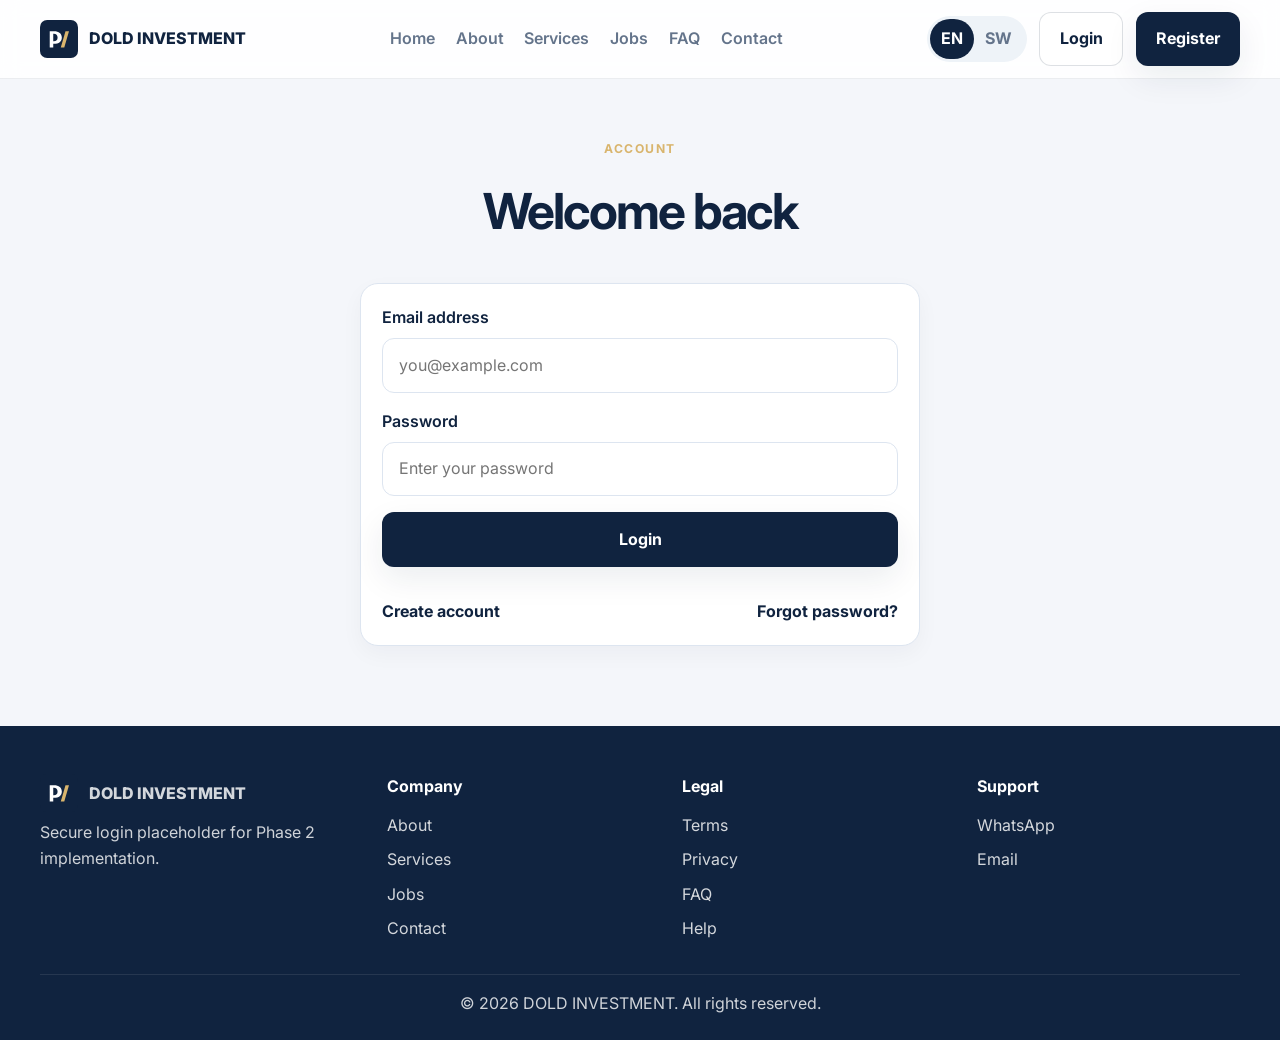
<file: pages/login.html>
<!DOCTYPE html>
<html lang="en">
  <head>
    <meta charset="UTF-8" />
    <meta name="viewport" content="width=device-width, initial-scale=1.0" />
    <title>Login | DOLD INVESTMENT</title>
    <link rel="preconnect" href="https://fonts.googleapis.com" />
    <link rel="preconnect" href="https://fonts.gstatic.com" crossorigin />
    <link href="https://fonts.googleapis.com/css2?family=Inter:wght@400;500;600;700;800&display=swap" rel="stylesheet" />
    <link rel="stylesheet" href="../css/style.css" />
    <script defer src="../js/app.js"></script>
  </head>
  <body>
    <header class="site-header">
      <div class="container nav-wrap">
        <a href="../index.html" class="brand" aria-label="DOLD INVESTMENT home">
          <img src="../images/logo.svg" alt="DOLD INVESTMENT logo" class="brand-logo" />
          <span>DOLD INVESTMENT</span>
        </a>
        <button class="nav-toggle" aria-label="Open menu">
          <span></span><span></span><span></span>
        </button>
        <nav class="main-nav">
          <a href="../index.html">Home</a>
          <a href="about.html">About</a>
          <a href="services.html">Services</a>
          <a href="jobs.html">Jobs</a>
          <a href="faq.html">FAQ</a>
          <a href="contact.html">Contact</a>
        </nav>
        <div class="nav-actions">
          <div class="lang-switcher" aria-label="Language switcher">
            <button class="lang-btn active" type="button" data-lang="en">EN</button>
            <button class="lang-btn" type="button" data-lang="sw">SW</button>
          </div>
          <a href="login.html" class="btn btn-secondary">Login</a>
          <a href="register.html" class="btn btn-primary">Register</a>
        </div>
      </div>
    </header>

    <main class="page-shell">
      <div class="container">
        <div class="page-head">
          <span class="eyebrow">Account</span>
          <h1>Welcome back</h1>
        </div>

        <section class="form-card">
          <form class="form-grid">
            <div class="form-field">
              <label for="login-email">Email address</label>
              <input type="email" id="login-email" placeholder="you@example.com" />
            </div>
            <div class="form-field">
              <label for="login-password">Password</label>
              <input type="password" id="login-password" placeholder="Enter your password" />
            </div>
            <button type="button" class="btn btn-primary">Login</button>
            <div class="form-footer">
              <a href="register.html" class="link-inline">Create account</a>
              <a href="help.html" class="link-inline">Forgot password?</a>
            </div>
          </form>
        </section>
      </div>
    </main>

    <footer class="site-footer">
      <div class="container footer-grid">
        <div>
          <a href="../index.html" class="brand footer-brand">
            <img src="../images/logo.svg" alt="DOLD INVESTMENT logo" class="brand-logo" />
            <span>DOLD INVESTMENT</span>
          </a>
          <p>Secure login placeholder for Phase 2 implementation.</p>
        </div>
        <div>
          <h4>Company</h4>
          <ul>
            <li><a href="about.html">About</a></li>
            <li><a href="services.html">Services</a></li>
            <li><a href="jobs.html">Jobs</a></li>
            <li><a href="contact.html">Contact</a></li>
          </ul>
        </div>
        <div>
          <h4>Legal</h4>
          <ul>
            <li><a href="terms.html">Terms</a></li>
            <li><a href="privacy.html">Privacy</a></li>
            <li><a href="faq.html">FAQ</a></li>
            <li><a href="help.html">Help</a></li>
          </ul>
        </div>
        <div>
          <h4>Support</h4>
          <ul>
            <li><a href="https://wa.me/[INSERT_VERIFIED_WHATSAPP_NUMBER]">WhatsApp</a></li>
            <li><a href="mailto:[INSERT_VERIFIED_EMAIL]">Email</a></li>
          </ul>
        </div>
      </div>
      <div class="container footer-bottom">
        <p>© <span id="year"></span> DOLD INVESTMENT. All rights reserved.</p>
      </div>
    </footer>
  </body>
</html>
</file>
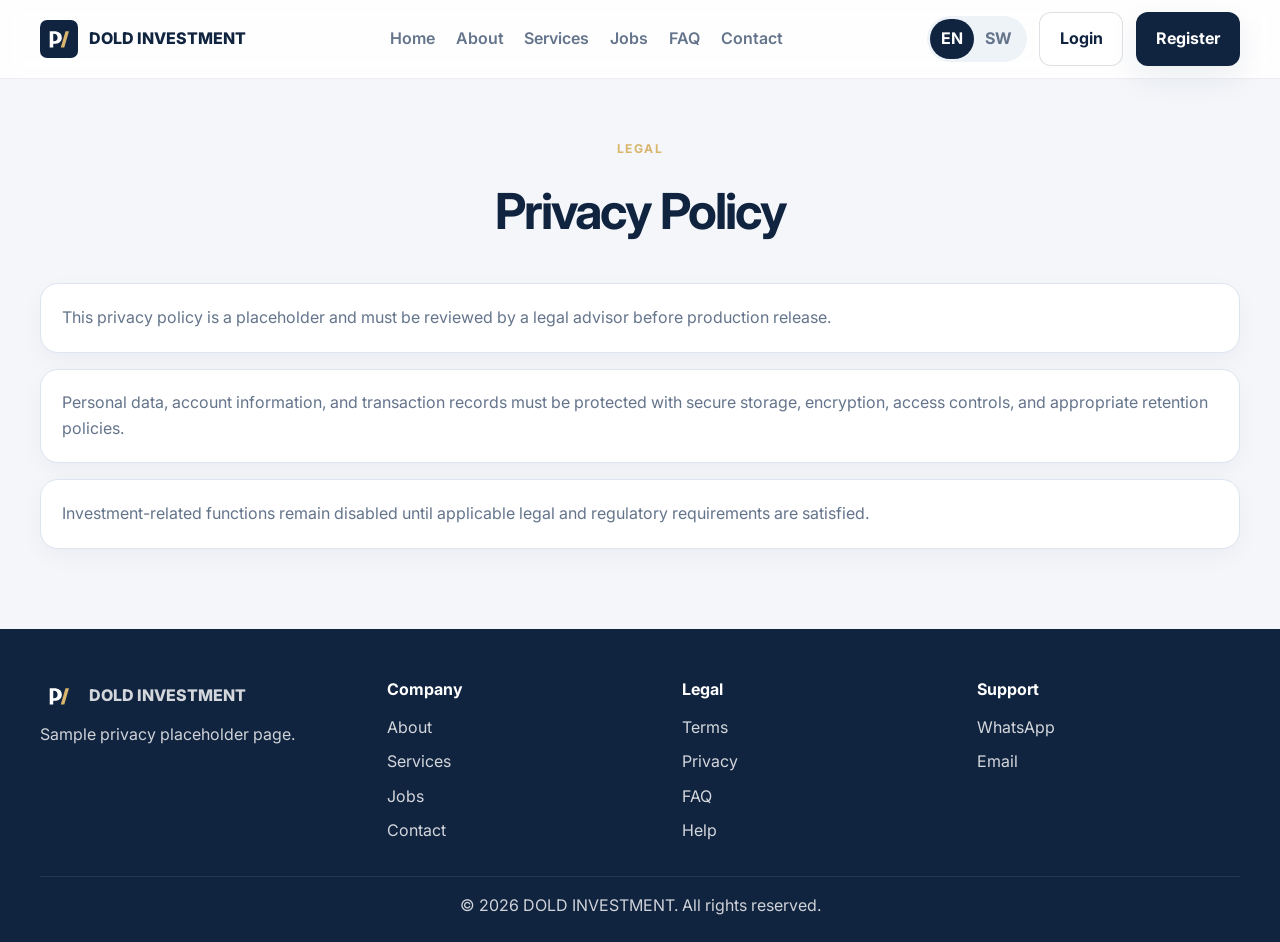
<file: pages/privacy.html>
<!DOCTYPE html>
<html lang="en">
  <head>
    <meta charset="UTF-8" />
    <meta name="viewport" content="width=device-width, initial-scale=1.0" />
    <title>Privacy Policy | DOLD INVESTMENT</title>
    <link rel="preconnect" href="https://fonts.googleapis.com" />
    <link rel="preconnect" href="https://fonts.gstatic.com" crossorigin />
    <link href="https://fonts.googleapis.com/css2?family=Inter:wght@400;500;600;700;800&display=swap" rel="stylesheet" />
    <link rel="stylesheet" href="../css/style.css" />
    <script defer src="../js/app.js"></script>
  </head>
  <body>
    <header class="site-header">
      <div class="container nav-wrap">
        <a href="../index.html" class="brand" aria-label="DOLD INVESTMENT home">
          <img src="../images/logo.svg" alt="DOLD INVESTMENT logo" class="brand-logo" />
          <span>DOLD INVESTMENT</span>
        </a>
        <button class="nav-toggle" aria-label="Open menu">
          <span></span><span></span><span></span>
        </button>
        <nav class="main-nav">
          <a href="../index.html">Home</a>
          <a href="about.html">About</a>
          <a href="services.html">Services</a>
          <a href="jobs.html">Jobs</a>
          <a href="faq.html">FAQ</a>
          <a href="contact.html">Contact</a>
        </nav>
        <div class="nav-actions">
          <div class="lang-switcher" aria-label="Language switcher">
            <button class="lang-btn active" type="button" data-lang="en">EN</button>
            <button class="lang-btn" type="button" data-lang="sw">SW</button>
          </div>
          <a href="login.html" class="btn btn-secondary">Login</a>
          <a href="register.html" class="btn btn-primary">Register</a>
        </div>
      </div>
    </header>

    <main class="page-shell">
      <div class="container">
        <div class="page-head">
          <span class="eyebrow">Legal</span>
          <h1>Privacy Policy</h1>
        </div>
        <div class="card-list">
          <div class="card">
            <p>This privacy policy is a placeholder and must be reviewed by a legal advisor before production release.</p>
          </div>
          <div class="card">
            <p>Personal data, account information, and transaction records must be protected with secure storage, encryption, access controls, and appropriate retention policies.</p>
          </div>
          <div class="card">
            <p>Investment-related functions remain disabled until applicable legal and regulatory requirements are satisfied.</p>
          </div>
        </div>
      </div>
    </main>

    <footer class="site-footer">
      <div class="container footer-grid">
        <div>
          <a href="../index.html" class="brand footer-brand">
            <img src="../images/logo.svg" alt="DOLD INVESTMENT logo" class="brand-logo" />
            <span>DOLD INVESTMENT</span>
          </a>
          <p>Sample privacy placeholder page.</p>
        </div>
        <div>
          <h4>Company</h4>
          <ul>
            <li><a href="about.html">About</a></li>
            <li><a href="services.html">Services</a></li>
            <li><a href="jobs.html">Jobs</a></li>
            <li><a href="contact.html">Contact</a></li>
          </ul>
        </div>
        <div>
          <h4>Legal</h4>
          <ul>
            <li><a href="terms.html">Terms</a></li>
            <li><a href="privacy.html">Privacy</a></li>
            <li><a href="faq.html">FAQ</a></li>
            <li><a href="help.html">Help</a></li>
          </ul>
        </div>
        <div>
          <h4>Support</h4>
          <ul>
            <li><a href="https://wa.me/[INSERT_VERIFIED_WHATSAPP_NUMBER]">WhatsApp</a></li>
            <li><a href="mailto:[INSERT_VERIFIED_EMAIL]">Email</a></li>
          </ul>
        </div>
      </div>
      <div class="container footer-bottom">
        <p>© <span id="year"></span> DOLD INVESTMENT. All rights reserved.</p>
      </div>
    </footer>
  </body>
</html>
</file>
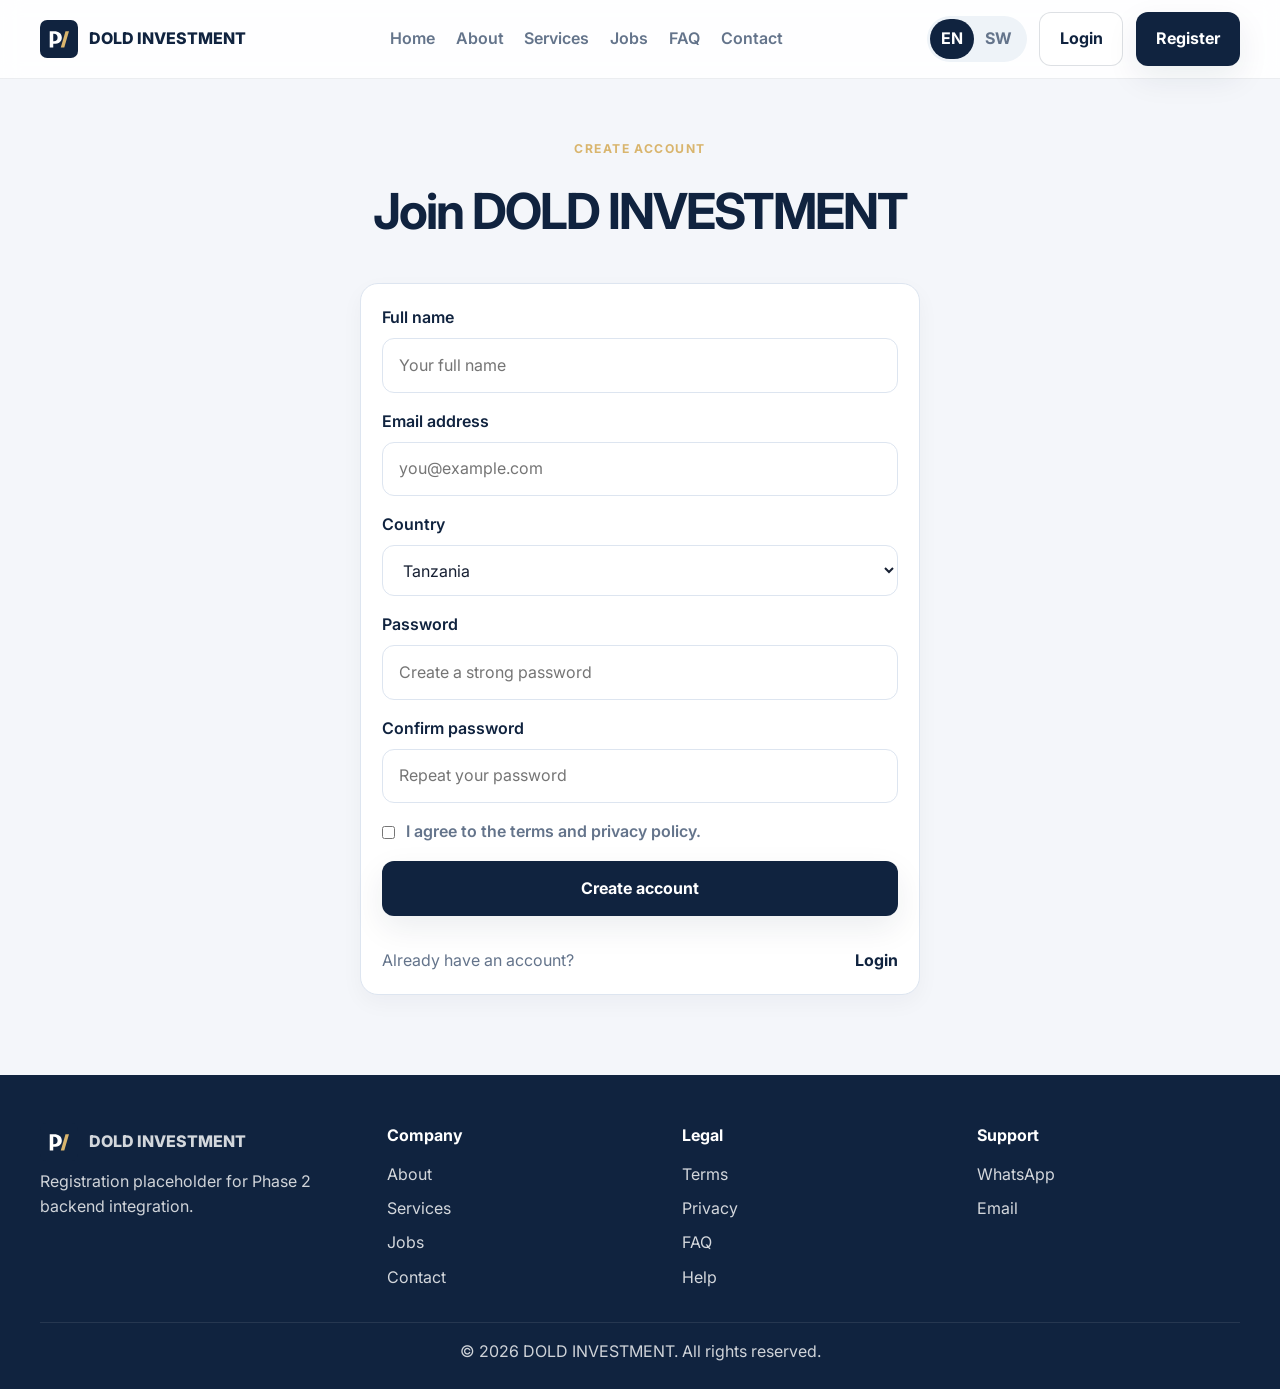
<file: pages/register.html>
<!DOCTYPE html>
<html lang="en">
  <head>
    <meta charset="UTF-8" />
    <meta name="viewport" content="width=device-width, initial-scale=1.0" />
    <title>Register | DOLD INVESTMENT</title>
    <link rel="preconnect" href="https://fonts.googleapis.com" />
    <link rel="preconnect" href="https://fonts.gstatic.com" crossorigin />
    <link href="https://fonts.googleapis.com/css2?family=Inter:wght@400;500;600;700;800&display=swap" rel="stylesheet" />
    <link rel="stylesheet" href="../css/style.css" />
    <script defer src="../js/app.js"></script>
  </head>
  <body>
    <header class="site-header">
      <div class="container nav-wrap">
        <a href="../index.html" class="brand" aria-label="DOLD INVESTMENT home">
          <img src="../images/logo.svg" alt="DOLD INVESTMENT logo" class="brand-logo" />
          <span>DOLD INVESTMENT</span>
        </a>
        <button class="nav-toggle" aria-label="Open menu">
          <span></span><span></span><span></span>
        </button>
        <nav class="main-nav">
          <a href="../index.html">Home</a>
          <a href="about.html">About</a>
          <a href="services.html">Services</a>
          <a href="jobs.html">Jobs</a>
          <a href="faq.html">FAQ</a>
          <a href="contact.html">Contact</a>
        </nav>
        <div class="nav-actions">
          <div class="lang-switcher" aria-label="Language switcher">
            <button class="lang-btn active" type="button" data-lang="en">EN</button>
            <button class="lang-btn" type="button" data-lang="sw">SW</button>
          </div>
          <a href="login.html" class="btn btn-secondary">Login</a>
          <a href="register.html" class="btn btn-primary">Register</a>
        </div>
      </div>
    </header>

    <main class="page-shell">
      <div class="container">
        <div class="page-head">
          <span class="eyebrow">Create account</span>
          <h1>Join DOLD INVESTMENT</h1>
        </div>

        <section class="form-card">
          <form class="form-grid">
            <div class="form-field">
              <label for="full-name">Full name</label>
              <input type="text" id="full-name" placeholder="Your full name" />
            </div>
            <div class="form-field">
              <label for="reg-email">Email address</label>
              <input type="email" id="reg-email" placeholder="you@example.com" />
            </div>
            <div class="form-field">
              <label for="country">Country</label>
              <select id="country">
                <option>Tanzania</option>
                <option>Kenya</option>
                <option>Uganda</option>
                <option>Other</option>
              </select>
            </div>
            <div class="form-field">
              <label for="reg-password">Password</label>
              <input type="password" id="reg-password" placeholder="Create a strong password" />
            </div>
            <div class="form-field">
              <label for="confirm-password">Confirm password</label>
              <input type="password" id="confirm-password" placeholder="Repeat your password" />
            </div>
            <label class="checkbox-row">
              <input type="checkbox" />
              <span>I agree to the terms and privacy policy.</span>
            </label>
            <button type="button" class="btn btn-primary">Create account</button>
            <div class="form-footer">
              <span class="form-help">Already have an account?</span>
              <a href="login.html" class="link-inline">Login</a>
            </div>
          </form>
        </section>
      </div>
    </main>

    <footer class="site-footer">
      <div class="container footer-grid">
        <div>
          <a href="../index.html" class="brand footer-brand">
            <img src="../images/logo.svg" alt="DOLD INVESTMENT logo" class="brand-logo" />
            <span>DOLD INVESTMENT</span>
          </a>
          <p>Registration placeholder for Phase 2 backend integration.</p>
        </div>
        <div>
          <h4>Company</h4>
          <ul>
            <li><a href="about.html">About</a></li>
            <li><a href="services.html">Services</a></li>
            <li><a href="jobs.html">Jobs</a></li>
            <li><a href="contact.html">Contact</a></li>
          </ul>
        </div>
        <div>
          <h4>Legal</h4>
          <ul>
            <li><a href="terms.html">Terms</a></li>
            <li><a href="privacy.html">Privacy</a></li>
            <li><a href="faq.html">FAQ</a></li>
            <li><a href="help.html">Help</a></li>
          </ul>
        </div>
        <div>
          <h4>Support</h4>
          <ul>
            <li><a href="https://wa.me/[INSERT_VERIFIED_WHATSAPP_NUMBER]">WhatsApp</a></li>
            <li><a href="mailto:[INSERT_VERIFIED_EMAIL]">Email</a></li>
          </ul>
        </div>
      </div>
      <div class="container footer-bottom">
        <p>© <span id="year"></span> DOLD INVESTMENT. All rights reserved.</p>
      </div>
    </footer>
  </body>
</html>
</file>
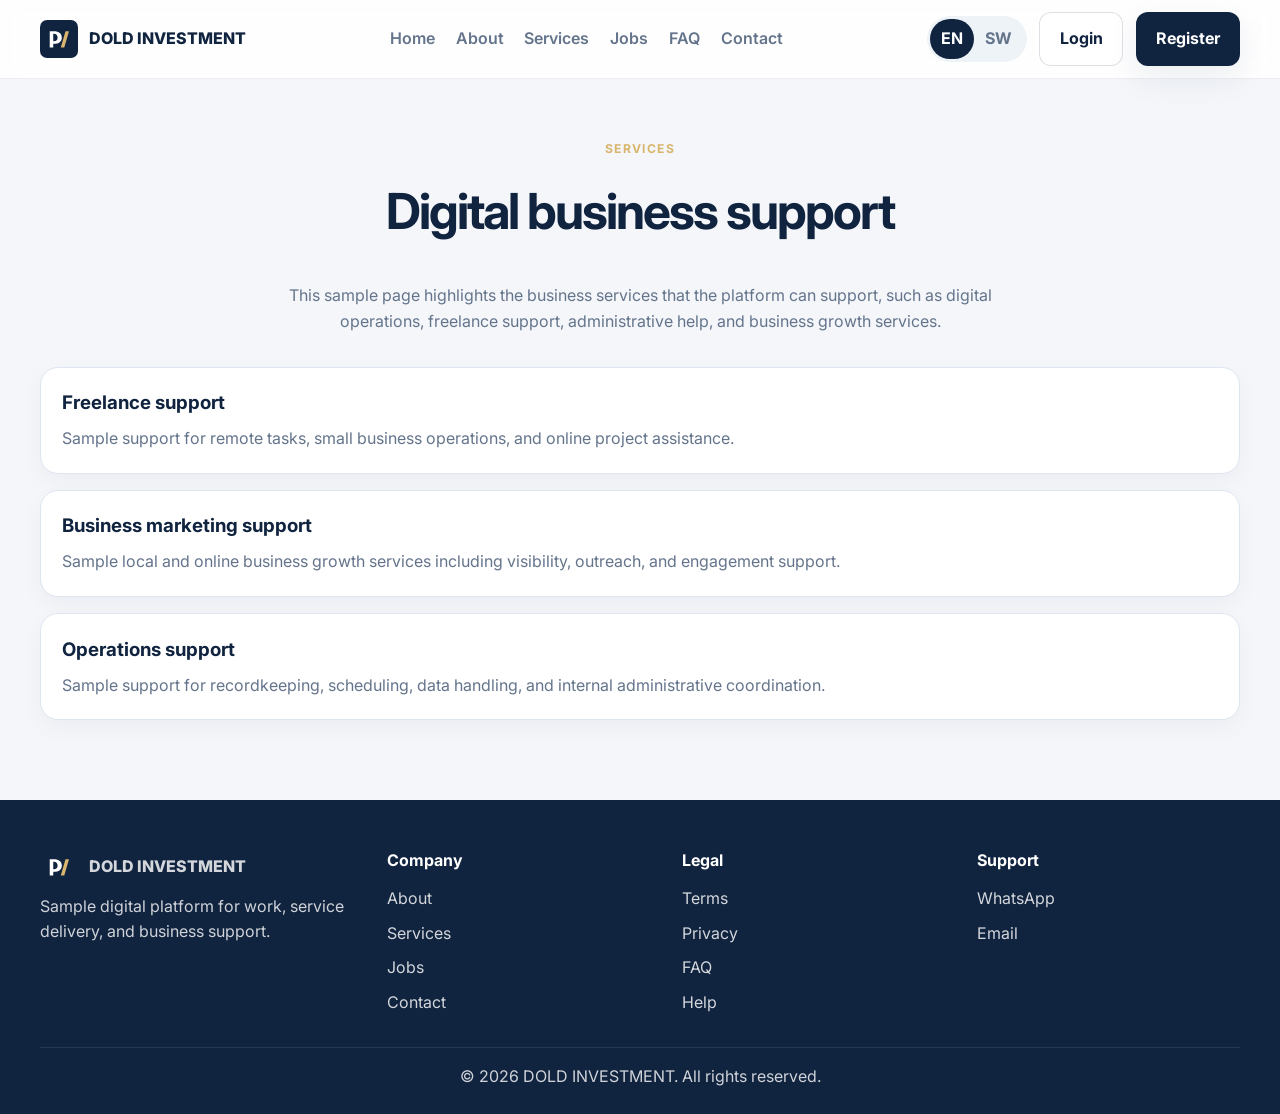
<file: pages/services.html>
<!DOCTYPE html>
<html lang="en">
  <head>
    <meta charset="UTF-8" />
    <meta name="viewport" content="width=device-width, initial-scale=1.0" />
    <title>Services | DOLD INVESTMENT</title>
    <link rel="preconnect" href="https://fonts.googleapis.com" />
    <link rel="preconnect" href="https://fonts.gstatic.com" crossorigin />
    <link href="https://fonts.googleapis.com/css2?family=Inter:wght@400;500;600;700;800&display=swap" rel="stylesheet" />
    <link rel="stylesheet" href="../css/style.css" />
    <script defer src="../js/app.js"></script>
  </head>
  <body>
    <header class="site-header">
      <div class="container nav-wrap">
        <a href="../index.html" class="brand" aria-label="DOLD INVESTMENT home">
          <img src="../images/logo.svg" alt="DOLD INVESTMENT logo" class="brand-logo" />
          <span>DOLD INVESTMENT</span>
        </a>
        <button class="nav-toggle" aria-label="Open menu">
          <span></span><span></span><span></span>
        </button>
        <nav class="main-nav">
          <a href="../index.html">Home</a>
          <a href="about.html">About</a>
          <a href="services.html">Services</a>
          <a href="jobs.html">Jobs</a>
          <a href="faq.html">FAQ</a>
          <a href="contact.html">Contact</a>
        </nav>
        <div class="nav-actions">
          <div class="lang-switcher" aria-label="Language switcher">
            <button class="lang-btn active" type="button" data-lang="en">EN</button>
            <button class="lang-btn" type="button" data-lang="sw">SW</button>
          </div>
          <a href="login.html" class="btn btn-secondary">Login</a>
          <a href="register.html" class="btn btn-primary">Register</a>
        </div>
      </div>
    </header>

    <main class="page-shell">
      <div class="container">
        <div class="page-head">
          <span class="eyebrow">Services</span>
          <h1>Digital business support</h1>
        </div>
        <div class="page-intro">
          <p>
            This sample page highlights the business services that the platform can support,
            such as digital operations, freelance support, administrative help, and business growth services.
          </p>
        </div>

        <div class="card-list">
          <article class="card">
            <h3>Freelance support</h3>
            <p>Sample support for remote tasks, small business operations, and online project assistance.</p>
          </article>
          <article class="card">
            <h3>Business marketing support</h3>
            <p>Sample local and online business growth services including visibility, outreach, and engagement support.</p>
          </article>
          <article class="card">
            <h3>Operations support</h3>
            <p>Sample support for recordkeeping, scheduling, data handling, and internal administrative coordination.</p>
          </article>
        </div>
      </div>
    </main>

    <footer class="site-footer">
      <div class="container footer-grid">
        <div>
          <a href="../index.html" class="brand footer-brand">
            <img src="../images/logo.svg" alt="DOLD INVESTMENT logo" class="brand-logo" />
            <span>DOLD INVESTMENT</span>
          </a>
          <p>Sample digital platform for work, service delivery, and business support.</p>
        </div>
        <div>
          <h4>Company</h4>
          <ul>
            <li><a href="about.html">About</a></li>
            <li><a href="services.html">Services</a></li>
            <li><a href="jobs.html">Jobs</a></li>
            <li><a href="contact.html">Contact</a></li>
          </ul>
        </div>
        <div>
          <h4>Legal</h4>
          <ul>
            <li><a href="terms.html">Terms</a></li>
            <li><a href="privacy.html">Privacy</a></li>
            <li><a href="faq.html">FAQ</a></li>
            <li><a href="help.html">Help</a></li>
          </ul>
        </div>
        <div>
          <h4>Support</h4>
          <ul>
            <li><a href="https://wa.me/[INSERT_VERIFIED_WHATSAPP_NUMBER]">WhatsApp</a></li>
            <li><a href="mailto:[INSERT_VERIFIED_EMAIL]">Email</a></li>
          </ul>
        </div>
      </div>
      <div class="container footer-bottom">
        <p>© <span id="year"></span> DOLD INVESTMENT. All rights reserved.</p>
      </div>
    </footer>
  </body>
</html>
</file>
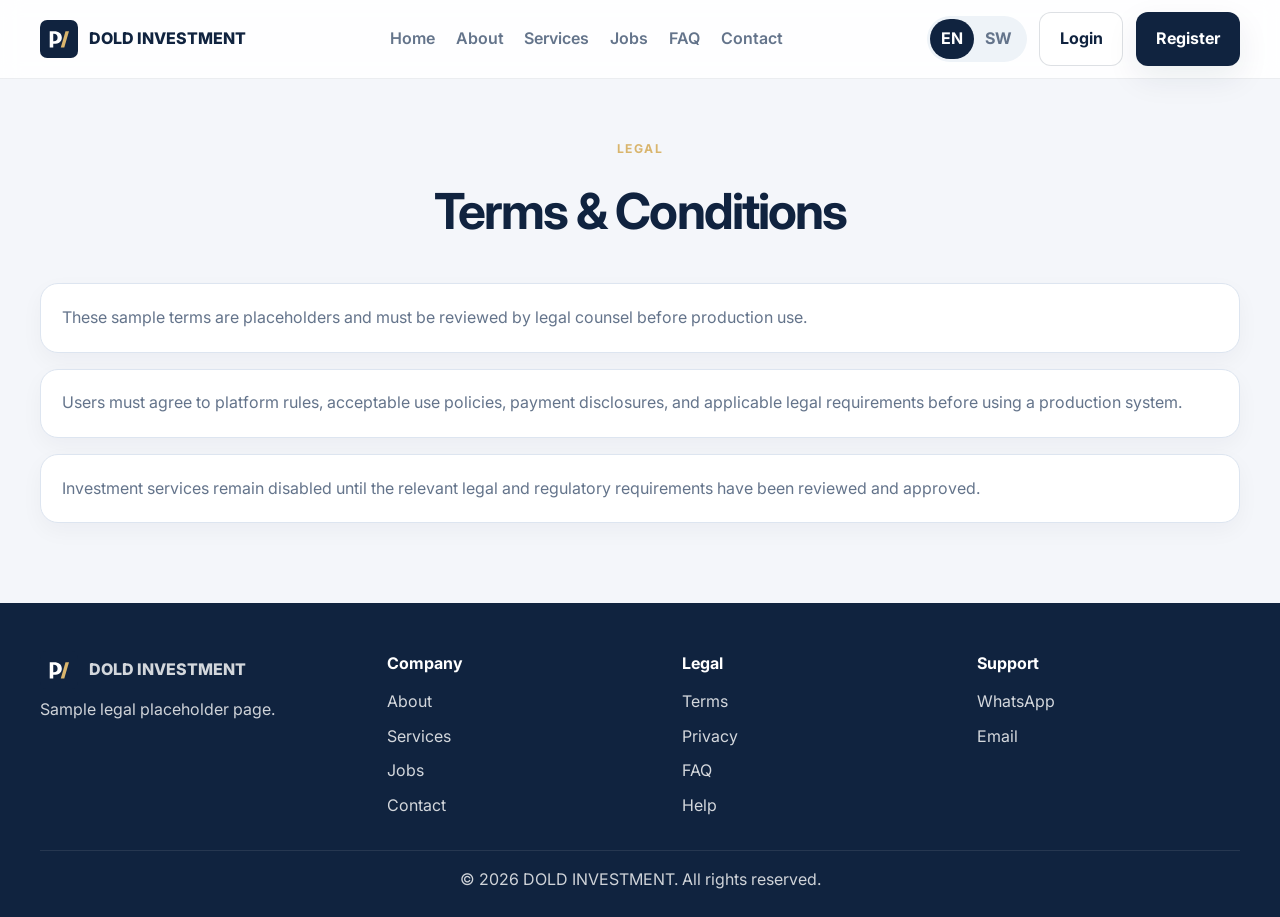
<file: pages/terms.html>
<!DOCTYPE html>
<html lang="en">
  <head>
    <meta charset="UTF-8" />
    <meta name="viewport" content="width=device-width, initial-scale=1.0" />
    <title>Terms & Conditions | DOLD INVESTMENT</title>
    <link rel="preconnect" href="https://fonts.googleapis.com" />
    <link rel="preconnect" href="https://fonts.gstatic.com" crossorigin />
    <link href="https://fonts.googleapis.com/css2?family=Inter:wght@400;500;600;700;800&display=swap" rel="stylesheet" />
    <link rel="stylesheet" href="../css/style.css" />
    <script defer src="../js/app.js"></script>
  </head>
  <body>
    <header class="site-header">
      <div class="container nav-wrap">
        <a href="../index.html" class="brand" aria-label="DOLD INVESTMENT home">
          <img src="../images/logo.svg" alt="DOLD INVESTMENT logo" class="brand-logo" />
          <span>DOLD INVESTMENT</span>
        </a>
        <button class="nav-toggle" aria-label="Open menu">
          <span></span><span></span><span></span>
        </button>
        <nav class="main-nav">
          <a href="../index.html">Home</a>
          <a href="about.html">About</a>
          <a href="services.html">Services</a>
          <a href="jobs.html">Jobs</a>
          <a href="faq.html">FAQ</a>
          <a href="contact.html">Contact</a>
        </nav>
        <div class="nav-actions">
          <div class="lang-switcher" aria-label="Language switcher">
            <button class="lang-btn active" type="button" data-lang="en">EN</button>
            <button class="lang-btn" type="button" data-lang="sw">SW</button>
          </div>
          <a href="login.html" class="btn btn-secondary">Login</a>
          <a href="register.html" class="btn btn-primary">Register</a>
        </div>
      </div>
    </header>

    <main class="page-shell">
      <div class="container">
        <div class="page-head">
          <span class="eyebrow">Legal</span>
          <h1>Terms & Conditions</h1>
        </div>
        <div class="card-list">
          <div class="card">
            <p>These sample terms are placeholders and must be reviewed by legal counsel before production use.</p>
          </div>
          <div class="card">
            <p>Users must agree to platform rules, acceptable use policies, payment disclosures, and applicable legal requirements before using a production system.</p>
          </div>
          <div class="card">
            <p>Investment services remain disabled until the relevant legal and regulatory requirements have been reviewed and approved.</p>
          </div>
        </div>
      </div>
    </main>

    <footer class="site-footer">
      <div class="container footer-grid">
        <div>
          <a href="../index.html" class="brand footer-brand">
            <img src="../images/logo.svg" alt="DOLD INVESTMENT logo" class="brand-logo" />
            <span>DOLD INVESTMENT</span>
          </a>
          <p>Sample legal placeholder page.</p>
        </div>
        <div>
          <h4>Company</h4>
          <ul>
            <li><a href="about.html">About</a></li>
            <li><a href="services.html">Services</a></li>
            <li><a href="jobs.html">Jobs</a></li>
            <li><a href="contact.html">Contact</a></li>
          </ul>
        </div>
        <div>
          <h4>Legal</h4>
          <ul>
            <li><a href="terms.html">Terms</a></li>
            <li><a href="privacy.html">Privacy</a></li>
            <li><a href="faq.html">FAQ</a></li>
            <li><a href="help.html">Help</a></li>
          </ul>
        </div>
        <div>
          <h4>Support</h4>
          <ul>
            <li><a href="https://wa.me/[INSERT_VERIFIED_WHATSAPP_NUMBER]">WhatsApp</a></li>
            <li><a href="mailto:[INSERT_VERIFIED_EMAIL]">Email</a></li>
          </ul>
        </div>
      </div>
      <div class="container footer-bottom">
        <p>© <span id="year"></span> DOLD INVESTMENT. All rights reserved.</p>
      </div>
    </footer>
  </body>
</html>
</file>
<file: css/style.css>
* {
  box-sizing: border-box;
  margin: 0;
  padding: 0;
}

:root {
  --navy: #10233f;
  --gold: #d9b56d;
  --white: #ffffff;
  --light: #f4f6fa;
  --light-2: #edf2f8;
  --text: #172033;
  --muted: #64748b;
  --success: #16845b;
  --warning: #d97706;
  --error: #dc2626;
  --border: #dde5f0;
  --shadow: 0 12px 32px rgba(16, 35, 63, 0.08);
  --radius: 18px;
  --container: 1200px;
}

html {
  scroll-behavior: smooth;
}

body {
  font-family: "Inter", sans-serif;
  background: var(--light);
  color: var(--text);
  line-height: 1.6;
}

img {
  display: block;
  max-width: 100%;
}

a {
  color: inherit;
  text-decoration: none;
}

button,
input,
select,
textarea {
  font: inherit;
}

.container {
  width: min(var(--container), calc(100% - 2rem));
  margin: 0 auto;
}

.section {
  padding: 5rem 0;
}

.alt-bg {
  background: var(--light-2);
}

.eyebrow {
  display: inline-block;
  letter-spacing: 0.12em;
  font-size: 0.76rem;
  font-weight: 700;
  text-transform: uppercase;
  color: var(--gold);
  margin-bottom: 0.85rem;
}

.section-heading {
  text-align: center;
  margin-bottom: 2.2rem;
}

.section-heading h2 {
  font-size: clamp(1.9rem, 4vw, 2.8rem);
  line-height: 1.2;
  color: var(--navy);
}

.site-header {
  position: sticky;
  top: 0;
  z-index: 20;
  background: rgba(255, 255, 255, 0.9);
  backdrop-filter: blur(10px);
  border-bottom: 1px solid rgba(16, 35, 63, 0.08);
}

.nav-wrap {
  display: flex;
  align-items: center;
  justify-content: space-between;
  min-height: 78px;
  gap: 1rem;
}

.brand {
  display: inline-flex;
  align-items: center;
  gap: 0.7rem;
  color: var(--navy);
  font-weight: 800;
}

.brand-logo {
  width: 38px;
  height: 38px;
}

.main-nav {
  display: none;
  align-items: center;
  gap: 1.3rem;
  color: var(--muted);
  font-weight: 600;
}

.main-nav a:hover {
  color: var(--navy);
}

.nav-actions {
  display: flex;
  align-items: center;
  gap: 0.8rem;
}

.lang-switcher {
  display: flex;
  align-items: center;
  background: #eef3f8;
  border-radius: 999px;
  padding: 0.2rem;
}

.lang-btn {
  border: none;
  background: transparent;
  color: var(--muted);
  padding: 0.45rem 0.7rem;
  border-radius: 999px;
  cursor: pointer;
  font-weight: 700;
}

.lang-btn.active {
  background: var(--navy);
  color: var(--white);
}

.btn {
  display: inline-flex;
  align-items: center;
  justify-content: center;
  border-radius: 12px;
  padding: 0.85rem 1.2rem;
  font-weight: 700;
  transition: 0.2s ease;
  border: 1px solid transparent;
  cursor: pointer;
}

.btn:hover {
  transform: translateY(-1px);
}

.btn-primary {
  background: var(--navy);
  color: var(--white);
  box-shadow: var(--shadow);
}

.btn-secondary {
  background: var(--white);
  color: var(--navy);
  border-color: rgba(16, 35, 63, 0.14);
}

.nav-toggle {
  display: flex;
  flex-direction: column;
  justify-content: center;
  gap: 0.28rem;
  width: 44px;
  height: 44px;
  background: var(--white);
  border: 1px solid var(--border);
  border-radius: 12px;
  cursor: pointer;
}

.nav-toggle span {
  display: block;
  width: 18px;
  height: 2px;
  margin: 0 auto;
  background: var(--navy);
  border-radius: 2px;
}

.hero {
  background: radial-gradient(circle at top right, rgba(217, 181, 109, 0.2), transparent 20%), linear-gradient(180deg, #ffffff 0%, #f4f6fa 100%);
  padding: 4rem 0 3rem;
}

.hero-grid {
  display: grid;
  gap: 2rem;
  align-items: center;
}

.hero-copy h1 {
  font-size: clamp(2.2rem, 8vw, 4.2rem);
  line-height: 1.08;
  letter-spacing: -0.05em;
  color: var(--navy);
  margin-bottom: 1rem;
}

.hero-copy p {
  color: var(--muted);
  font-size: 1.04rem;
  max-width: 620px;
}

.hero-actions {
  display: flex;
  flex-wrap: wrap;
  gap: 0.9rem;
  margin: 1.5rem 0 1.2rem;
}

.hero-points {
  list-style: none;
  display: grid;
  gap: 0.8rem;
  color: var(--text);
  font-weight: 600;
}

.hero-points li::before {
  content: "✓";
  color: var(--success);
  font-weight: 800;
  margin-right: 0.6rem;
}

.hero-card {
  background: var(--white);
  border: 1px solid rgba(16, 35, 63, 0.08);
  border-radius: 24px;
  padding: 1.2rem;
  box-shadow: var(--shadow);
}

.stat-panel {
  background: linear-gradient(135deg, var(--navy), #183a67);
  color: var(--white);
  border-radius: 18px;
  padding: 1.4rem;
}

.mini-label {
  font-size: 0.8rem;
  color: rgba(255, 255, 255, 0.76);
}

.big-balance {
  font-size: clamp(2rem, 6vw, 3rem);
  font-weight: 800;
  margin: 0.5rem 0;
}

.small-note {
  color: rgba(255, 255, 255, 0.72);
  font-size: 0.9rem;
}

.mini-cards {
  display: grid;
  grid-template-columns: repeat(2, minmax(0, 1fr));
  gap: 1rem;
  margin-top: 1rem;
}

.mini-card {
  background: var(--light);
  border: 1px solid var(--border);
  border-radius: 14px;
  padding: 1rem;
}

.mini-card span {
  display: block;
  color: var(--muted);
  font-size: 0.82rem;
  margin-bottom: 0.35rem;
}

.mini-card strong {
  font-size: 1.4rem;
  color: var(--navy);
}

.progress-box {
  background: var(--light);
  border: 1px solid var(--border);
  border-radius: 16px;
  padding: 1rem;
  margin-top: 1rem;
}

.progress-head {
  display: flex;
  align-items: center;
  justify-content: space-between;
  margin-bottom: 0.8rem;
  color: var(--text);
  font-weight: 600;
}

.badge {
  display: inline-flex;
  align-items: center;
  justify-content: center;
  border-radius: 999px;
  padding: 0.32rem 0.7rem;
  font-size: 0.72rem;
  font-weight: 700;
}

.badge-warning {
  background: rgba(217, 119, 6, 0.12);
  color: var(--warning);
}

.progress-bar {
  position: relative;
  width: 100%;
  height: 10px;
  background: rgba(16, 35, 63, 0.08);
  border-radius: 999px;
  overflow: hidden;
}

.progress-bar span {
  position: absolute;
  inset: 0 auto 0 0;
  background: linear-gradient(90deg, var(--gold), #f5d588);
  border-radius: inherit;
}

.feature-strip {
  padding: 1rem 0 0;
}

.feature-grid {
  display: grid;
  gap: 1rem;
}

.feature-item,
.service-card,
.job-card,
.step-card,
.card,
.form-card {
  background: var(--white);
  border: 1px solid var(--border);
  border-radius: var(--radius);
  padding: 1.3rem;
  box-shadow: 0 8px 22px rgba(16, 35, 63, 0.04);
}

.feature-item .icon {
  font-size: 1.8rem;
  margin-bottom: 0.7rem;
}

.feature-item h3,
.service-card h3,
.job-card h3,
.step-card h3,
.card h3 {
  margin-bottom: 0.5rem;
  color: var(--navy);
}

.feature-item p,
.service-card p,
.job-card p,
.step-card p,
.card p,
.benefit-item span,
.faq-list p,
.page-intro p,
.form-help,
.notice-box,
.help-list li,
.muted {
  color: var(--muted);
}

.job-grid,
.service-grid,
.steps-grid {
  display: grid;
  gap: 1.2rem;
}

.job-tag {
  display: inline-block;
  padding: 0.45rem 0.7rem;
  background: rgba(16, 35, 63, 0.07);
  color: var(--navy);
  border-radius: 999px;
  font-size: 0.72rem;
  font-weight: 700;
  margin-bottom: 0.8rem;
}

.job-meta {
  display: flex;
  align-items: center;
  justify-content: space-between;
  gap: 0.5rem;
  margin-top: 1rem;
  font-size: 0.84rem;
  color: var(--muted);
  font-weight: 600;
}

.split-section {
  display: grid;
  gap: 2rem;
  align-items: center;
}

.benefits-list {
  display: grid;
  gap: 0.9rem;
}

.benefit-item {
  display: flex;
  align-items: center;
  gap: 0.8rem;
  background: var(--white);
  padding: 1rem 1.1rem;
  border-radius: 14px;
  border: 1px solid var(--border);
  color: var(--text);
  font-weight: 600;
}

.benefit-item strong {
  color: var(--success);
  font-size: 1.2rem;
}

.faq-list {
  display: grid;
  gap: 0.8rem;
}

.faq-list details {
  background: var(--white);
  border: 1px solid var(--border);
  border-radius: 14px;
  padding: 1rem 1.2rem;
}

.faq-list summary {
  cursor: pointer;
  font-weight: 700;
  color: var(--navy);
}

.faq-list p {
  margin-top: 0.8rem;
}

.cta-box {
  background: linear-gradient(135deg, var(--navy), #183a67);
  border-radius: 26px;
  padding: 2rem;
  display: grid;
  gap: 1rem;
  color: var(--white);
}

.cta-box h2 {
  font-size: clamp(1.8rem, 4vw, 2.6rem);
}

.cta-actions {
  display: flex;
  flex-wrap: wrap;
  gap: 1rem;
}

.site-footer {
  background: var(--navy);
  color: rgba(255, 255, 255, 0.8);
  padding: 3rem 0 1.5rem;
}

.footer-grid {
  display: grid;
  gap: 2rem;
}

.footer-brand {
  color: var(--white);
}

.site-footer h4 {
  color: var(--white);
  margin-bottom: 0.8rem;
}

.site-footer ul {
  list-style: none;
  display: grid;
  gap: 0.55rem;
}

.site-footer a {
  color: rgba(255, 255, 255, 0.82);
}

.footer-bottom {
  border-top: 1px solid rgba(255, 255, 255, 0.09);
  margin-top: 2rem;
  padding-top: 1rem;
  text-align: center;
}

.page-shell {
  padding: 3.5rem 0 5rem;
}

.page-head {
  text-align: center;
  margin-bottom: 2rem;
}

.page-head h1 {
  color: var(--navy);
  font-size: clamp(2.1rem, 5vw, 3.1rem);
  letter-spacing: -0.04em;
}

.page-intro {
  max-width: 760px;
  margin: 0 auto 2rem;
  text-align: center;
}

.grid-2 {
  display: grid;
  gap: 1.5rem;
}

.card-list {
  display: grid;
  gap: 1rem;
}

.notice-box {
  background: rgba(22, 132, 91, 0.06);
  border: 1px solid rgba(22, 132, 91, 0.18);
  color: var(--success);
  border-radius: 14px;
  padding: 1rem 1.2rem;
  font-weight: 600;
}

.form-card {
  margin: 0 auto;
  max-width: 560px;
}

.form-grid {
  display: grid;
  gap: 1rem;
}

.form-field {
  display: grid;
  gap: 0.45rem;
}

.form-field label {
  font-weight: 600;
  color: var(--navy);
}

.form-field input,
.form-field textarea,
.form-field select {
  width: 100%;
  border: 1px solid var(--border);
  border-radius: 12px;
  padding: 0.85rem 1rem;
  background: #fff;
  color: var(--text);
}

.form-footer {
  display: flex;
  align-items: center;
  justify-content: space-between;
  gap: 1rem;
  flex-wrap: wrap;
  margin-top: 1rem;
}

.checkbox-row {
  display: flex;
  align-items: center;
  gap: 0.7rem;
  color: var(--muted);
  font-weight: 600;
}

.link-inline {
  color: var(--navy);
  font-weight: 700;
}

.help-list {
  list-style: none;
  display: grid;
  gap: 0.8rem;
  margin-top: 1rem;
}

.help-list li {
  padding: 0.9rem 1rem;
  background: var(--white);
  border: 1px solid var(--border);
  border-radius: 12px;
}

@media (min-width: 768px) {
  .main-nav {
    display: flex;
  }

  .nav-toggle {
    display: none;
  }

  .hero-grid {
    grid-template-columns: 1.2fr 0.8fr;
  }

  .feature-grid {
    grid-template-columns: repeat(4, minmax(0, 1fr));
  }

  .job-grid,
  .service-grid,
  .steps-grid {
    grid-template-columns: repeat(3, minmax(0, 1fr));
  }

  .split-section {
    grid-template-columns: 0.9fr 1.1fr;
  }

  .footer-grid {
    grid-template-columns: 1.2fr 1fr 1fr 1fr;
  }

  .cta-box {
    grid-template-columns: 1.1fr auto;
    align-items: center;
  }

  .grid-2 {
    grid-template-columns: 1fr 1fr;
  }
}

@media (max-width: 767px) {
  .nav-wrap {
    flex-wrap: wrap;
    padding: 0.8rem 0;
  }

  .main-nav {
    display: none;
    width: 100%;
    flex-direction: column;
    align-items: flex-start;
    background: var(--white);
    border: 1px solid var(--border);
    border-radius: 14px;
    padding: 1rem;
    margin-top: 0.5rem;
  }

  .main-nav.open {
    display: flex;
  }

  .nav-actions {
    margin-left: auto;
  }

  .btn {
    width: 100%;
  }

  .cta-actions {
    display: grid;
    width: 100%;
  }

  .hero {
    padding-top: 3rem;
  }

  .hero-copy h1 {
    font-size: 2.5rem;
  }
}
</file>
